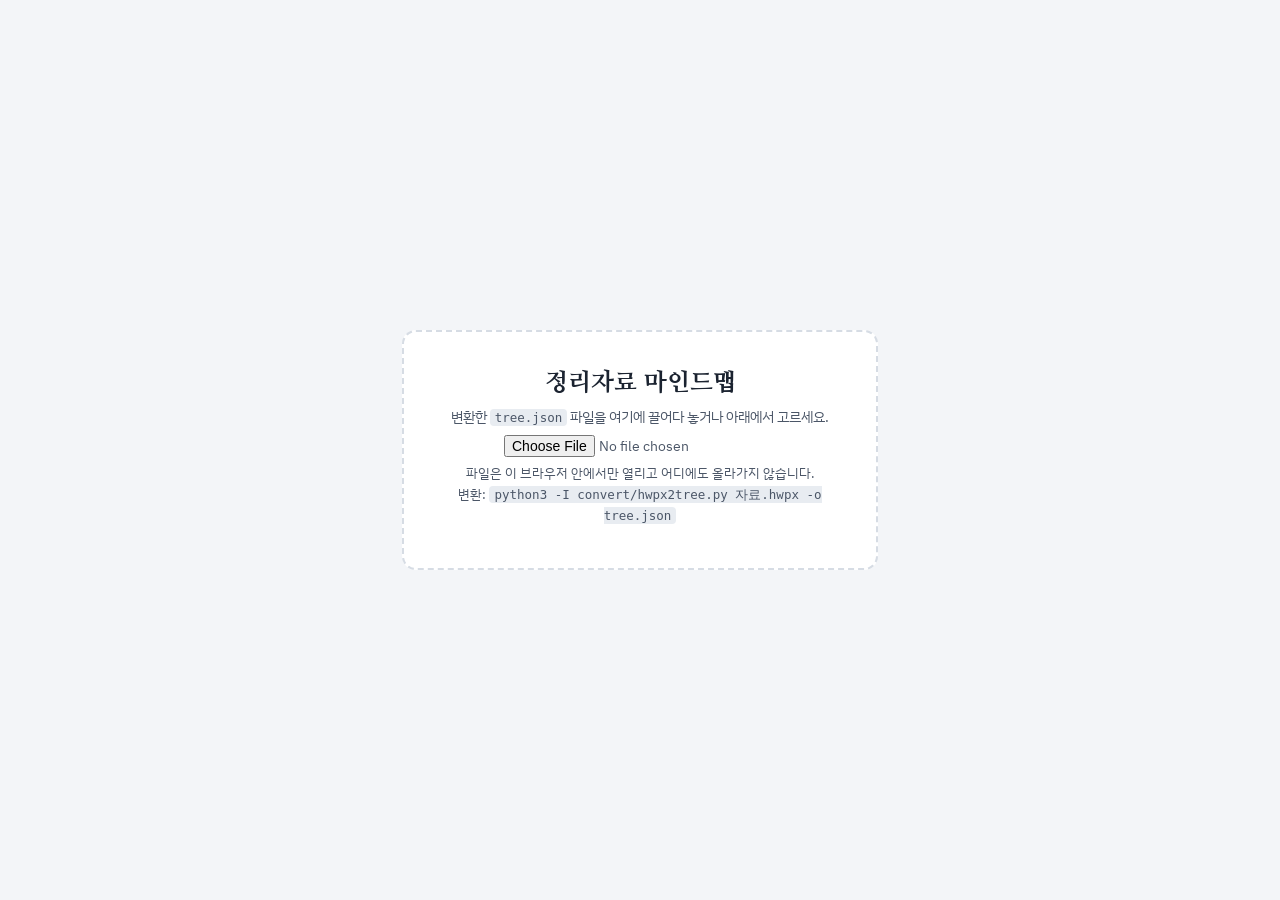
<file: viewer/index.html>
<!doctype html>
<html lang="ko">
<head>
<meta charset="utf-8">
<meta name="viewport" content="width=device-width, initial-scale=1, viewport-fit=cover">
<title>형법 마인드맵</title>
<link rel="preconnect" href="https://fonts.googleapis.com">
<link rel="preconnect" href="https://fonts.gstatic.com" crossorigin>
<link rel="stylesheet" href="https://fonts.googleapis.com/css2?family=IBM+Plex+Sans+KR:wght@400;500;600;700&family=Nanum+Myeongjo:wght@700;800&display=swap">
<link rel="stylesheet" href="style.css">
</head>
<body>
<div class="app" id="app">
  <header class="topbar">
    <button class="menu-btn" id="menuBtn" aria-label="목차 열기">☰</button>
    <div class="brand"><h1 id="docName">형법 마인드맵</h1><span class="sub" id="docSub"></span></div>
    <nav class="views" aria-label="보기">
      <button data-view="map" aria-pressed="true">마인드맵</button>
      <button data-view="overview" aria-pressed="false">전체 지도</button>
      <button data-view="quiz" aria-pressed="false">암기 카드</button>
      <button data-view="read" aria-pressed="false">원문</button>
    </nav>
    <div class="top-tools">
      <button class="icon-btn wide" id="infoBtn" title="자료 정보 · 진도 백업">정보</button>
      <button class="icon-btn" id="helpBtn" title="단축키 (?)" aria-label="단축키">?</button>
      <button class="icon-btn" id="themeBtn" title="테마 바꾸기" aria-label="테마 바꾸기">◐</button>
    </div>
  </header>
  <aside class="side" id="side">
    <div class="search">
      <input id="q" type="search" placeholder="검색 (초성 가능, /)" autocomplete="off" aria-label="본문 검색">
      <div class="results" id="results" hidden></div>
    </div>
    <nav class="toc" id="toc" aria-label="목차"></nav>
    <div class="side-foot" id="sideFoot"></div>
  </aside>
  <main class="main" id="main">
    <div class="toolbar" id="toolbar">
      <div class="crumb" id="crumb"></div>
      <div class="seg" id="modeSeg" role="group" aria-label="학습 방식">
        <button data-mode="study" aria-pressed="true" title="원문 그대로 (S)">보기</button>
        <button data-mode="hide" aria-pressed="false" title="셀로판지처럼 가리고 하나씩 떠올리기 (H)">가리기</button>
        <button data-mode="cloze" aria-pressed="false" title="밑줄·굵은 핵심어만 빈칸 (C)">빈칸</button>
      </div>
      <button class="tool-btn" id="recover" title="공개한 것을 모두 다시 가리기 (U)" hidden>다시 가리기</button>
      <div class="seg" id="levelSeg" role="group" aria-label="펼치기 단계">
        <span class="lab">펼치기</span>
        <button data-level="1" aria-pressed="true" title="구성요건만 (1)">구성요건</button>
        <button data-level="2" aria-pressed="false" title="+ 법리 (2)">+법리</button>
        <button data-level="3" aria-pressed="false" title="판례까지 전부 (3)">전부</button>
      </div>
      <button class="tool-btn" id="singleBtn" aria-pressed="true" title="한 번에 구성요건 하나만 펼치기 (G)">한 요건씩</button>
      <div class="zoom" id="zoomCtl">
        <button id="zoomOut" aria-label="축소">−</button>
        <span id="zoomVal">100%</span>
        <button id="zoomIn" aria-label="확대">+</button>
        <button id="zoomFit" class="wide" title="화면에 맞추기 (F)">맞춤</button>
        <button id="layoutBtn" title="가로 맵 / 세로 목록 전환 (L)">목록</button>
      </div>
    </div>
    <div class="mm-viewport" id="mmViewport" tabindex="0" aria-label="마인드맵">
      <div class="mm-canvas" id="mmCanvas"></div>
    </div>
    <div class="overview" id="overview" hidden></div>
    <div class="quiz" id="quiz" hidden></div>
    <div class="reader" id="reader" hidden></div>
  </main>
</div>
<script id="tree-data" type="application/json"></script>
<script src="app.js"></script>
</body>
</html>
</file>
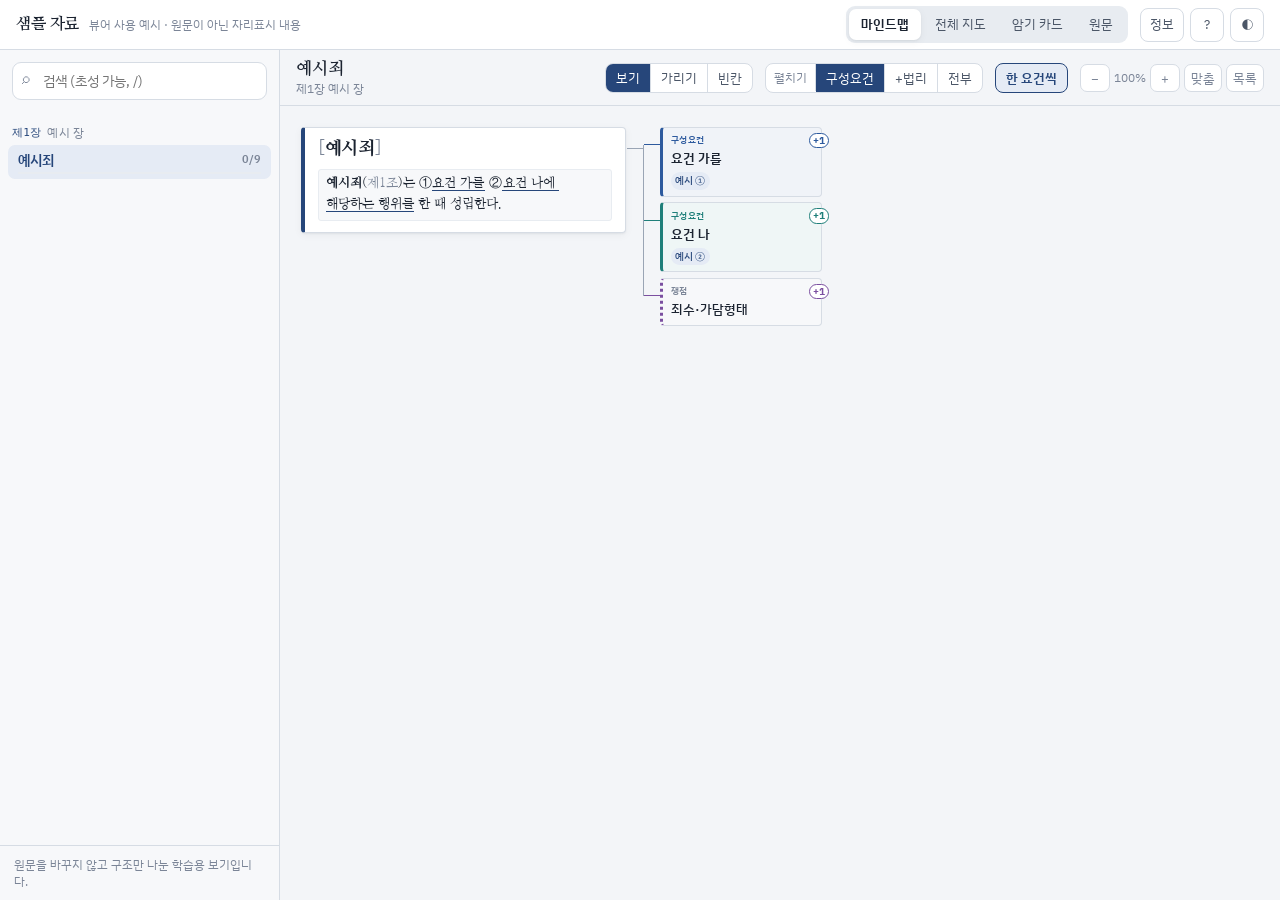
<file: demo.html>
<!doctype html>
<html lang="ko">
<head>
<meta charset="utf-8">
<meta name="viewport" content="width=device-width, initial-scale=1, viewport-fit=cover">
<title>샘플 마인드맵</title>
<link rel="preconnect" href="https://fonts.googleapis.com">
<link rel="preconnect" href="https://fonts.gstatic.com" crossorigin>
<link rel="stylesheet" href="https://fonts.googleapis.com/css2?family=IBM+Plex+Sans+KR:wght@400;500;600;700&family=Nanum+Myeongjo:wght@700;800&display=swap">
<style>
/* Layout: 법전식 색인(장·죄)이 왼쪽, 오른쪽은 학습 캔버스.
   마인드맵은 단계별로 폭이 고정된 열(조문 → 구성요건 → 법리 → 세부 → 판례)로 정렬하고,
   가는 직각 연결선으로 잇는다. 구성요건 가지마다 잉크 색이 다르고, 가리기는 빨간 셀로판지처럼 덮는다. */
:root {
  --paper: #f3f5f8;
  --sheet: #ffffff;
  --sheet-2: #f7f8fa;
  --ink: #1b2330;
  --ink-2: #4b5667;
  --ink-3: #7b8597;
  --rule: #d6dce4;
  --rule-2: #e8ecf1;
  --wire: #9aa5b5;
  --accent: #26467a;
  --accent-soft: #e5ebf5;
  --pen-blue: #1f49c7;
  --pen-red: #b3423b;
  --pen-gray: #5c6573;
  --shade: #e6e8eb;
  --mark: #ffe58a;
  --o: #17795a;
  --o-soft: #ddf1e9;
  --x: #bf3a30;
  --x-soft: #f9e2df;
  --cello: #d9534f;
  --cello-text: #ffffff;
  --blank: #2f7d5b;
  --focus: #e09600;
  --b1: #2d5a9e; --b2: #1f7f7a; --b3: #7b4fa0; --b4: #a0661a;
  --b5: #3f7f3a; --b6: #ad4a3c; --b7: #4a6b8c; --b8: #7c7036;
  --shadow: 0 1px 2px rgba(27, 35, 48, .06), 0 2px 8px rgba(27, 35, 48, .05);
  --f-display: "Nanum Myeongjo", "AppleMyungjo", "Batang", "Noto Serif KR", serif;
  --f-body: "IBM Plex Sans KR", "Apple SD Gothic Neo", "Malgun Gothic", "Noto Sans KR", system-ui, sans-serif;
  --f-mono: ui-monospace, "SF Mono", Menlo, Consolas, monospace;
  --side-w: 280px;
  --top-h: 50px;
  /* 마인드맵 열 폭 (마인드맵 글자 크기 기준 em) */
  --w-root: 25em;
  --w-head: 12.5em;
  --w-2: 31em;
  --w-3: 29em;
  --w-4: 27em;
  --w-5: 26em;
  --gap: 2.6em;
}
@media (prefers-color-scheme: dark) {
  :root:not([data-theme="light"]) {
    --paper: #12161c; --sheet: #1a2029; --sheet-2: #161b23; --ink: #e3e8ef; --ink-2: #b2bccb; --ink-3: #8a95a7;
    --rule: #2e3745; --rule-2: #242c37; --wire: #5b6779; --accent: #8fb0e8; --accent-soft: #223149;
    --pen-blue: #8aa9ff; --pen-red: #f08b80; --pen-gray: #a3acb9; --shade: #2a313b; --mark: #6b5a17;
    --o: #4fd1a1; --o-soft: #173a2f; --x: #ff8a7a; --x-soft: #42211d; --cello: #b8433d; --cello-text: #ffffff; --blank: #57c08f;
    --focus: #ffc23d;
    --b1: #7ea6ec; --b2: #5cc6bd; --b3: #b893de; --b4: #e0aa55; --b5: #82c27a; --b6: #ee8b7a; --b7: #8eb0d2; --b8: #c9bb72;
    --shadow: 0 1px 2px rgba(0, 0, 0, .35), 0 2px 10px rgba(0, 0, 0, .25);
    color-scheme: dark;
  }
}
:root[data-theme="dark"] {
  --paper: #12161c; --sheet: #1a2029; --sheet-2: #161b23; --ink: #e3e8ef; --ink-2: #b2bccb; --ink-3: #8a95a7;
  --rule: #2e3745; --rule-2: #242c37; --wire: #5b6779; --accent: #8fb0e8; --accent-soft: #223149;
  --pen-blue: #8aa9ff; --pen-red: #f08b80; --pen-gray: #a3acb9; --shade: #2a313b; --mark: #6b5a17;
  --o: #4fd1a1; --o-soft: #173a2f; --x: #ff8a7a; --x-soft: #42211d; --cello: #b8433d; --cello-text: #ffffff; --blank: #57c08f;
  --focus: #ffc23d;
  --b1: #7ea6ec; --b2: #5cc6bd; --b3: #b893de; --b4: #e0aa55; --b5: #82c27a; --b6: #ee8b7a; --b7: #8eb0d2; --b8: #c9bb72;
  --shadow: 0 1px 2px rgba(0, 0, 0, .35), 0 2px 10px rgba(0, 0, 0, .25);
  color-scheme: dark;
}

* { box-sizing: border-box; }
html, body { height: 100%; }
body {
  margin: 0; background: var(--paper); color: var(--ink);
  font: 14px/1.6 var(--f-body); -webkit-font-smoothing: antialiased;
  overflow: hidden;
}
button, input, select { font: inherit; color: inherit; }
button { cursor: pointer; }
:focus-visible { outline: 2px solid var(--focus); outline-offset: 2px; }
[hidden] { display: none !important; }

/* ─── 앱 골격 ─── */
.app { display: grid; grid-template-columns: var(--side-w) minmax(0, 1fr); grid-template-rows: var(--top-h) minmax(0, 1fr); height: 100%; }
.topbar {
  grid-column: 1 / -1; display: flex; align-items: center; gap: 12px; padding: 0 16px;
  padding-top: env(safe-area-inset-top, 0px);
  background: var(--sheet); border-bottom: 1px solid var(--rule); min-width: 0;
}
.brand { display: flex; align-items: baseline; gap: 10px; min-width: 0; flex: 0 1 auto; }
.brand h1 { margin: 0; font: 700 16px/1.2 var(--f-display); letter-spacing: -.01em; white-space: nowrap; }
.brand .sub { color: var(--ink-3); font-size: 12px; white-space: nowrap; overflow: hidden; text-overflow: ellipsis; }
.menu-btn { display: none; border: 1px solid var(--rule); background: var(--sheet); border-radius: 8px; width: 38px; height: 36px; }
.views { display: flex; gap: 2px; background: var(--rule-2); border-radius: 9px; padding: 3px; margin-left: auto; }
.views button {
  border: 0; background: transparent; padding: 5px 12px; border-radius: 7px; font-size: 13px; color: var(--ink-2); white-space: nowrap;
}
.views button[aria-pressed="true"] { background: var(--sheet); color: var(--ink); box-shadow: var(--shadow); font-weight: 600; }
.top-tools { display: flex; gap: 6px; }
.icon-btn { border: 1px solid var(--rule); background: var(--sheet); border-radius: 8px; height: 34px; min-width: 34px; padding: 0 9px; color: var(--ink-2); font-size: 13px; }
.icon-btn:hover { color: var(--ink); border-color: var(--ink-3); }

.side { background: var(--sheet-2); border-right: 1px solid var(--rule); display: flex; flex-direction: column; min-height: 0; }
.search { padding: 12px 12px 8px; position: relative; }
.search input {
  width: 100%; border: 1px solid var(--rule); background: var(--sheet); border-radius: 9px; padding: 7px 12px 7px 30px; font-size: 13.5px;
}
.search::before { content: "⌕"; position: absolute; left: 22px; top: 16px; color: var(--ink-3); font-size: 15px; }
.toc { overflow: auto; padding: 4px 8px 16px; flex: 1; min-height: 0; }
.toc .chap { margin: 12px 4px 3px; font-size: 11.5px; color: var(--ink-3); letter-spacing: .02em; display: flex; gap: 6px; }
.toc .chap .no { font-family: var(--f-mono); font-size: 11px; color: var(--accent); }
.toc .chap.del { text-decoration: line-through; opacity: .6; }
.toc .part { margin: 16px 6px 2px; font: 700 13px var(--f-display); color: var(--ink-2); }
.toc button.crime {
  display: grid; grid-template-columns: 1fr auto; align-items: center; gap: 2px 8px; width: 100%; text-align: left;
  border: 0; background: transparent; border-radius: 7px; padding: 5px 10px; font-size: 13.5px; color: var(--ink); line-height: 1.45;
}
.toc button.crime:hover { background: var(--rule-2); }
.toc button.crime[aria-current="true"] { background: var(--accent-soft); color: var(--accent); font-weight: 600; }
.toc .crime .meta { font-size: 11px; color: var(--ink-3); font-variant-numeric: tabular-nums; }
.toc .crime .bar { grid-column: 1 / -1; height: 2px; border-radius: 2px; background: var(--rule-2); overflow: hidden; }
.toc .crime .bar i { display: block; height: 100%; background: var(--o); width: 0; }
.side-foot { border-top: 1px solid var(--rule); padding: 10px 14px calc(10px + env(safe-area-inset-bottom, 0px)); font-size: 11.5px; color: var(--ink-3); line-height: 1.5; }
.side-foot b { color: var(--pen-red); font-weight: 600; }
.results { position: absolute; left: 12px; right: 12px; top: 50px; z-index: 30; background: var(--sheet); border: 1px solid var(--rule); border-radius: 10px; box-shadow: var(--shadow); max-height: 60vh; overflow: auto; }
.results .r { display: block; width: 100%; text-align: left; border: 0; border-bottom: 1px solid var(--rule-2); background: transparent; padding: 8px 12px; font-size: 13px; }
.results .r:hover, .results .r.sel { background: var(--accent-soft); }
.results .r small { display: block; color: var(--ink-3); font-size: 11.5px; }
.results .r em { font-style: normal; background: var(--mark); border-radius: 2px; }
.results .none { padding: 12px; color: var(--ink-3); font-size: 13px; }

.main { position: relative; min-width: 0; min-height: 0; display: flex; flex-direction: column; }
.toolbar {
  display: flex; flex-wrap: wrap; align-items: center; gap: 8px 12px; padding: 8px 16px; border-bottom: 1px solid var(--rule); background: var(--paper);
}
.toolbar .crumb { font: 700 17px/1.3 var(--f-display); min-width: 0; margin-right: auto; }
.toolbar .crumb small { display: block; font: 400 12px var(--f-body); color: var(--ink-3); }
.seg { display: inline-flex; border: 1px solid var(--rule); border-radius: 8px; overflow: hidden; background: var(--sheet); }
.seg button { border: 0; background: transparent; padding: 4px 10px; font-size: 12.5px; color: var(--ink-2); border-right: 1px solid var(--rule); white-space: nowrap; }
.seg button:last-child { border-right: 0; }
.seg button[aria-pressed="true"] { background: var(--accent); color: var(--sheet); }
.seg .lab { padding: 4px 8px; font-size: 12px; color: var(--ink-3); border-right: 1px solid var(--rule); align-self: center; }
.tool-btn { border: 1px solid var(--rule); background: var(--sheet); border-radius: 8px; padding: 4px 10px; font-size: 12.5px; color: var(--ink-2); white-space: nowrap; }
.tool-btn[aria-pressed="true"] { border-color: var(--accent); color: var(--accent); font-weight: 600; background: var(--accent-soft); }
.zoom { display: inline-flex; gap: 4px; align-items: center; font-size: 12px; color: var(--ink-3); font-variant-numeric: tabular-nums; }
.zoom button { border: 1px solid var(--rule); background: var(--sheet); border-radius: 7px; min-width: 30px; height: 28px; font-size: 12.5px; }

/* ─── 마인드맵 ─── */
.mm-viewport { flex: 1; overflow: auto; position: relative; cursor: grab; overscroll-behavior: contain; }
.mm-viewport.dragging { cursor: grabbing; user-select: none; }
.mm-canvas {
  position: relative; display: inline-block; width: max-content; min-width: 100%;
  padding: 1.6em 5em 8em 1.6em; font-size: calc(13px * var(--z, 1)); line-height: 1.55;
}
.mm-wires { position: absolute; left: 0; top: 0; pointer-events: none; overflow: visible; }
.mm-wires path { fill: none; stroke-width: 1; shape-rendering: crispEdges; }
.mm-wires .w-root { stroke: var(--wire); }
.mm-node { display: flex; align-items: flex-start; gap: var(--gap); }
.mm-node > .card, .mm-node > .mm-kids { flex-shrink: 0; }
.mm-kids { display: flex; flex-direction: column; align-items: flex-start; gap: .45em; }
.mm-root > .mm-kids { gap: 1.1em; }
.mm-node.closed > .mm-kids { display: none; }
.br-1 { --br: var(--b1); } .br-2 { --br: var(--b2); } .br-3 { --br: var(--b3); } .br-4 { --br: var(--b4); }
.br-5 { --br: var(--b5); } .br-6 { --br: var(--b6); } .br-7 { --br: var(--b7); } .br-8 { --br: var(--b8); }
.mm-wires .w1 { stroke: var(--b1); } .mm-wires .w2 { stroke: var(--b2); } .mm-wires .w3 { stroke: var(--b3); } .mm-wires .w4 { stroke: var(--b4); }
.mm-wires .w5 { stroke: var(--b5); } .mm-wires .w6 { stroke: var(--b6); } .mm-wires .w7 { stroke: var(--b7); } .mm-wires .w8 { stroke: var(--b8); }

.card {
  position: relative; background: var(--sheet); border: 1px solid var(--rule); border-left: 2px solid var(--br, var(--accent));
  border-radius: 4px; padding: .42em .7em .46em .65em; font-size: 1em; line-height: 1.55; cursor: pointer;
  overflow-wrap: break-word; word-break: keep-all;
}
.card:hover { border-color: var(--ink-3); border-left-color: var(--br, var(--accent)); }
.card.sel { outline: 2px solid var(--focus); outline-offset: 1px; }
.card.flash { animation: flash 1.4s ease-out 1; }
@keyframes flash { 0%, 30% { box-shadow: 0 0 0 5px var(--mark); } 100% { box-shadow: none; } }
.card .tx { white-space: pre-wrap; }
.card .bul { color: var(--br, var(--accent)); margin-right: .35em; font-size: .8em; }
.card .num { font-family: var(--f-mono); color: var(--ink-3); margin-right: .35em; font-size: .85em; }

/* 열 폭: 깊이마다 고정해서 같은 단계 카드가 한 줄로 정렬되게 한다 */
.d1 > .card { width: var(--w-2); }
.d1 > .card.k-el { width: var(--w-head); }
.d2 > .card { width: var(--w-2); }
.d3 > .card { width: var(--w-3); }
.d4 > .card { width: var(--w-4); }
.d5 > .card, .d6 > .card, .d7 > .card { width: var(--w-5); }
.mm-node > .card.k-tbl, .mm-node > .card.k-case { width: auto; min-width: var(--w-3); max-width: 52em; }

.k-el { font-weight: 600; background: color-mix(in srgb, var(--br, var(--accent)) 7%, var(--sheet)); border-left-width: 3px; }
.k-el.box { border-style: dashed; border-left-style: solid; }
.k-el.issue { font-weight: 500; background: var(--sheet-2); border-left-style: dotted; }
.k-el .kind { display: block; font-size: .72em; letter-spacing: .04em; color: var(--br, var(--accent)); font-weight: 600; margin-bottom: .05em; }
.k-el.issue .kind { color: var(--ink-3); }
.d0 > .k-root, .d1 > .k-el { position: sticky; top: .5em; z-index: 3; }
.mm-root.cols > .mm-heads { position: sticky; top: .5em; gap: .45em; }
.mm-root.cols > .mm-heads .k-el { position: relative; top: auto; }
.mm-heads > .active > .k-el { background: color-mix(in srgb, var(--br, var(--accent)) 16%, var(--sheet)); border-color: var(--br, var(--accent)); }
.mm-act { gap: .45em; }
.card:has(> .kid-toggle) { padding-right: 1.25em; }
.lv-n, .lv-x { font-size: .96em; color: var(--ink); }
.k-tbl, .k-case { cursor: default; overflow-x: auto; }
.k-case { background: var(--sheet-2); }
.k-root { width: var(--w-root); border-left-width: 4px; padding: .8em 1em .9em; cursor: default; box-shadow: var(--shadow); }
.k-root .crime-name { font: 800 1.35em/1.3 var(--f-display); letter-spacing: -.01em; margin-bottom: .45em; }
.k-root .crime-sub { color: var(--ink-3); font-size: .82em; margin: -.3em 0 .5em; }
.k-root .arts { display: flex; flex-direction: column; gap: .4em; }
.art { margin: 0; font-family: var(--f-display); font-size: .98em; line-height: 1.6; padding: .35em .55em; background: var(--sheet-2); border: 1px solid var(--rule-2); border-radius: 3px; white-space: pre-wrap; }
.art .art-name { font-weight: 800; }
.art .art-ref { color: var(--ink-3); }
.art-el { border-bottom: 1.5px solid var(--accent); padding: 0 .05em; transition: background .15s; }
.art-el.hl, .card.hl { background: var(--mark); }
.stat-notes { margin: .55em 0 0; padding: 0; list-style: none; font-size: .9em; color: var(--ink-2); display: flex; flex-direction: column; gap: .2em; }
.stat-notes li { padding-left: 1em; position: relative; white-space: pre-wrap; }
.stat-notes li::before { content: "–"; position: absolute; left: 0; color: var(--ink-3); }
.stat-notes ul { list-style: none; padding-left: 1em; margin: .15em 0; }
.brk { color: var(--ink-3); font-weight: 400; }

.kid-toggle {
  position: absolute; right: -.8em; top: .52em; min-width: 1.55em; height: 1.55em; border-radius: .78em; padding: 0 .3em;
  border: 1px solid var(--br, var(--accent)); background: var(--sheet); color: var(--br, var(--accent)); font-size: .75em; font-weight: 700; line-height: 1;
  display: grid; place-items: center; font-variant-numeric: tabular-nums; z-index: 2;
}
.kid-toggle:hover { background: var(--br, var(--accent)); color: var(--sheet); }
.mm-node:not(.closed) > .card > .kid-toggle { background: var(--br, var(--accent)); color: var(--sheet); }
.k-root > .kid-toggle { display: none; }
.badges { display: inline-flex; flex-wrap: wrap; gap: .25em; margin-left: .35em; vertical-align: .08em; }
.badge { font-size: .68em; line-height: 1; padding: .28em .42em; border-radius: 3px; border: 1px solid currentColor; font-weight: 600; letter-spacing: .02em; white-space: nowrap; }
.badge.hong { color: var(--pen-blue); }
.badge.yak { color: var(--b3); }
.badge.def { color: var(--b2); }
.badge.star { color: var(--b4); }
.badge.new { color: var(--b6); }
.badge.mn { color: var(--ink-2); font-family: var(--f-display); letter-spacing: .12em; }
.chips { display: flex; flex-wrap: wrap; gap: .25em; margin-top: .3em; font-weight: 500; }
.chip { font-size: .76em; padding: .1em .45em; border-radius: 999px; background: var(--accent-soft); color: var(--accent); white-space: nowrap; }

/* 원문 서식 */
.fu { text-decoration: underline; text-decoration-thickness: 1px; text-underline-offset: .18em; }
.fb { font-weight: 700; }
.fi { font-style: italic; }
.fk { text-decoration: line-through; }
.fu.fk { text-decoration: underline line-through; }
.fblue { color: var(--pen-blue); }
.fred { color: var(--pen-red); }
.fgray { color: var(--pen-gray); }
.fshade { background: var(--shade); border-radius: 2px; }
.fbg { background: var(--mark); }
.fx { box-shadow: inset 0 0 0 1px currentColor; border-radius: 2px; padding: 0 .06em; }
/* 대표법리 제목의 글자 테두리는 원문에서도 장식이므로 제목에서는 그리지 않는다 */
.k-el .fx, .reader h3 .fx, .ov-crime .fx, .qlist .fx, .qcard .display .fx { box-shadow: none; padding: 0; }
.fmark { background: var(--mark); }
.v-O, .v-X { font-weight: 800; border-radius: 3px; padding: 0 .12em; }
.v-O { color: var(--o); background: var(--o-soft); }
.v-X { color: var(--x); background: var(--x-soft); }
sup.fn { font-size: .68em; color: var(--accent); cursor: pointer; padding: 0 .1em; font-weight: 700; }
sup.fn:hover { text-decoration: underline; }

/* 가리기(셀로판) · 빈칸 */
.concealed > .tx, .concealed > .tx * { color: transparent !important; text-decoration-color: transparent !important; box-shadow: none !important; }
.concealed > .tx { background: repeating-linear-gradient(transparent 0 .25em, var(--cello) .25em 1.3em, transparent 1.3em 1.55em); border-radius: 2px; user-select: none; }
.concealed > .tx .v-O, .concealed > .tx .v-X, .concealed > .tx .fshade, .concealed > .tx .fmark, .concealed > .tx .fbg { background: transparent; }
.concealed > .badges, .concealed > .chips { display: none; }
.card.concealed::after { content: attr(data-hint); display: block; text-align: right; margin-top: .25em; font-size: .7em; line-height: 1.2; color: var(--ink-3); font-weight: 400; }
.mk.hide { color: transparent !important; background: var(--cello); border-radius: 3px; cursor: pointer; user-select: none; }
.mk.hide * { color: transparent !important; background: transparent !important; box-shadow: none !important; text-decoration-color: transparent !important; }
.mk.blank { color: transparent !important; background: color-mix(in srgb, var(--blank) 22%, transparent); border-bottom: 2px solid var(--blank); border-radius: 2px; cursor: pointer; user-select: none; }
.mk.blank * { color: transparent !important; background: transparent !important; box-shadow: none !important; text-decoration-color: transparent !important; }
.mk.shown { background: color-mix(in srgb, var(--blank) 14%, transparent); border-radius: 2px; }
.mk.vd { display: inline-block; min-width: 2.6em; text-align: center; position: relative; }
.mk.hide.vd::after, .mk.blank.vd::after { content: "O/X"; position: absolute; inset: 0; display: grid; place-items: center; font-size: .72em; font-weight: 700; }
.mk.hide.vd::after { color: var(--cello-text); }
.mk.blank.vd::after { color: var(--blank); }
.grade { display: flex; gap: .3em; margin-top: .35em; }
.grade button { font-size: .75em; border: 1px solid var(--rule); background: var(--sheet); border-radius: 5px; padding: .15em .55em; }
.grade button.ok { color: var(--o); border-color: var(--o); }
.grade button.ng { color: var(--x); border-color: var(--x); }
.card.g-ok { border-right: 3px solid var(--o); }
.card.g-ng { border-right: 3px solid var(--x); }

/* 아웃라인(좁은 화면) */
.outline .mm-canvas { display: block; width: auto; padding: .8em .8em 5em; min-width: 0; font-size: calc(13.5px * var(--z, 1)); }
.outline .mm-wires { display: none; }
.outline .mm-node { flex-direction: column; align-items: stretch; gap: .4em; }
.outline .mm-kids { align-items: stretch; padding-left: .8em; margin-left: .5em; border-left: 1px solid color-mix(in srgb, var(--br, var(--wire)) 55%, transparent); }
.outline .mm-root > .mm-kids { border-left-color: var(--rule); gap: .7em; }
.outline .mm-node > .card { width: auto; max-width: none; min-width: 0; }
.outline .d0 > .k-root, .outline .d1 > .k-el { position: relative; top: auto; }
.outline .kid-toggle { right: .45em; top: .5em; }
.outline .card:has(> .kid-toggle) { padding-right: 2.6em; }

/* ─── 읽기 ─── */
.reader { flex: 1; overflow: auto; padding-block: 24px 80px; padding-inline: 16px; }
.reader article { max-width: 46em; margin: 0 auto; }
.reader h2 { font: 800 24px/1.3 var(--f-display); margin: 0 0 4px; text-wrap: balance; }
.reader .rsub { color: var(--ink-3); margin: 0 0 18px; font-size: 13px; }
.reader .rstat { border: 1.5px solid var(--ink); border-radius: 4px; padding: 10px 14px; margin: 10px 0 14px; background: var(--sheet); }
.reader .rstat p { margin: 4px 0; font-family: var(--f-display); white-space: pre-wrap; }
.reader .rstat .art-name { font-weight: 800; }
.reader h3 { font: 700 15.5px/1.4 var(--f-body); margin: 22px 0 6px; padding: 6px 10px; background: var(--accent-soft); border-left: 4px solid var(--accent); border-radius: 0 4px 4px 0; }
.reader .rbox { border: 1px dashed var(--ink-3); border-radius: 6px; padding: 4px 12px 10px; margin: 12px 0; background: var(--sheet-2); }
.reader .rbox h3 { background: transparent; border-left: 0; padding: 4px 0; margin-top: 8px; }
.reader .rp { margin: 3px 0; white-space: pre-wrap; display: flex; gap: .4em; }
.reader .rp .bul { color: var(--accent); flex: 0 0 auto; }
.reader .rp > span:last-child { flex: 1 1 auto; min-width: 0; }
.reader .rp.lv-g { margin-top: 8px; }
.reader .rp.lv-m { padding-left: .6em; }
.reader .rp.lv-d { padding-left: 1.6em; }
.reader .rp.lv-n { padding-left: 2.8em; font-size: 13.5px; color: var(--ink-2); }
.reader .rp.lv-x { padding-left: 3.8em; font-size: 13.5px; color: var(--ink-2); }
.reader .rp.concealed { cursor: pointer; }
.reader .rp.concealed > span:last-child > .tx { color: transparent; background: repeating-linear-gradient(transparent 0 .25em, var(--cello) .25em 1.3em, transparent 1.3em 1.6em); user-select: none; }
.reader .rp.concealed > span:last-child > .tx * { color: transparent !important; background: transparent !important; box-shadow: none !important; text-decoration-color: transparent !important; }
.reader .rp.concealed .badges { display: none; }
.reader hr { border: 0; border-top: 1px dotted var(--rule); margin: 28px 0; }
.reader .fnlist { margin-top: 32px; padding-top: 10px; border-top: 1px solid var(--rule); font-size: 13px; color: var(--ink-2); }
.reader .fnlist p { margin: 4px 0; white-space: pre-wrap; }
.reader .nav { display: flex; justify-content: space-between; gap: 12px; margin-top: 32px; }
.reader .nav button { border: 1px solid var(--rule); background: var(--sheet); border-radius: 8px; padding: 8px 14px; max-width: 48%; }

/* 표(비교표 · 사례 박스) */
.htable-wrap { overflow-x: auto; max-width: 100%; }
table.htable { border-collapse: collapse; font-size: .92em; margin: .2em 0; min-width: 18em; }
table.htable td { border: 1px solid var(--rule); padding: .3em .5em; vertical-align: top; white-space: pre-wrap; }
table.htable tr:first-child td { background: var(--sheet-2); font-weight: 600; }
.casebox { font-size: .95em; }
.casebox p { margin: .1em 0; white-space: pre-wrap; }
.casebox .cell + .cell { border-top: 1px dashed var(--rule); margin-top: .4em; padding-top: .4em; }
.reader .casebox { border: 1px solid var(--rule); border-radius: 6px; padding: 8px 12px; margin: 10px 0; background: var(--sheet-2); }

/* ─── 전체 지도 ─── */
.overview { flex: 1; overflow: auto; padding-block: 20px 80px; padding-inline: 16px; }
.ov-grid { columns: 18em; column-gap: 16px; max-width: 1400px; margin: 0 auto; }
.ov-chap { break-inside: avoid; margin: 0 0 16px; background: var(--sheet); border: 1px solid var(--rule); border-radius: 8px; padding: 12px 14px; }
.ov-chap h3 { margin: 0 0 6px; font: 700 13px var(--f-display); color: var(--ink-2); }
.ov-crime { margin: 8px 0 0; }
.ov-crime > button { border: 0; background: none; padding: 0; font: 700 14px var(--f-display); color: var(--accent); text-align: left; }
.ov-crime ol { margin: 4px 0 0; padding-left: 1.6em; font-size: 13px; }
.ov-crime li { margin: 2px 0; cursor: pointer; }
.ov-crime li .tx { white-space: pre-wrap; }
.ov-crime ul { margin: 2px 0 4px; padding-left: .3em; list-style: none; }
.ov-crime li.box { color: var(--ink-2); font-size: 12.5px; }
.ov-crime li.box::before { content: "▫ "; color: var(--ink-3); }
.ov-crime li.concealed > .tx { display: inline; padding-right: 2em; -webkit-box-decoration-break: clone; box-decoration-break: clone; }

/* ─── 퀴즈 ─── */
.quiz { flex: 1; overflow: auto; padding-block: 20px 80px; padding-inline: 16px; }
.quiz .qwrap { max-width: 44em; margin: 0 auto; display: flex; flex-direction: column; gap: 14px; }
.quiz .qctl { display: flex; flex-wrap: wrap; gap: 8px 12px; align-items: center; }
.quiz select { border: 1px solid var(--rule); background: var(--sheet); border-radius: 8px; padding: 5px 8px; font-size: 13px; }
.quiz .qstat { font-size: 12.5px; color: var(--ink-3); font-variant-numeric: tabular-nums; }
.qcard { background: var(--sheet); border: 1px solid var(--rule); border-radius: 10px; box-shadow: var(--shadow); padding: 18px 20px; display: flex; flex-direction: column; gap: 12px; }
.qcard .ctx { font-size: 12px; color: var(--ink-3); }
.qcard .prompt { font-size: 16px; line-height: 1.65; white-space: pre-wrap; }
.qcard .prompt.display { font: 700 19px/1.5 var(--f-display); }
.qcard .answer { border-top: 1px dashed var(--rule); padding-top: 12px; font-size: 15px; white-space: pre-wrap; }
.qcard .answer .ref { font-size: 13.5px; color: var(--ink-2); }
.qcard .row { display: flex; flex-wrap: wrap; gap: 8px; }
.qcard .mk.hide, .qcard li.concealed { cursor: pointer; }
.qbtn { border: 1px solid var(--rule); background: var(--sheet); border-radius: 8px; padding: 8px 16px; font-size: 14px; }
.qbtn.primary { background: var(--accent); border-color: var(--accent); color: var(--sheet); }
.qbtn.o { color: var(--o); border-color: var(--o); font-weight: 800; min-width: 4.5em; }
.qbtn.x { color: var(--x); border-color: var(--x); font-weight: 800; min-width: 4.5em; }
.qbtn kbd { font-family: var(--f-mono); font-size: 11px; opacity: .7; margin-left: 6px; }
.qres { font-weight: 700; }
.qres.ok { color: var(--o); }
.qres.ng { color: var(--x); }
.qlist { margin: 0; padding-left: 1.6em; font-size: 15px; }
.qlist li { margin: 5px 0; }
.qlist li .tx { white-space: pre-wrap; }
.qlist ul { list-style: none; padding-left: .2em; margin: 2px 0 6px; }
.qlist ul li::before { content: "▫ "; color: var(--ink-3); }
.qlist.laws { list-style: none; padding-left: 0; font-size: 14.5px; }
.qlist.laws > li { padding: 6px 10px; border-left: 2px solid var(--accent); background: var(--sheet-2); border-radius: 0 4px 4px 0; }
.qempty { color: var(--ink-3); padding: 30px 0; text-align: center; }

/* ─── 팝오버 · 대화상자 ─── */
.pop { position: fixed; z-index: 60; max-width: min(28em, calc(100vw - 32px)); background: var(--sheet); border: 1px solid var(--rule); border-radius: 10px; box-shadow: 0 8px 30px rgba(0,0,0,.18); padding: 12px 14px; font-size: 13.5px; line-height: 1.6; }
.pop p { margin: 0 0 4px; white-space: pre-wrap; }
.pop .fnno { font-family: var(--f-mono); color: var(--accent); font-size: 12px; }
.dialog { position: fixed; inset: 0; z-index: 70; background: rgba(10, 14, 20, .45); display: grid; place-items: center; padding: 16px; }
.dialog .box { background: var(--sheet); border-radius: 12px; max-width: 40em; width: 100%; max-height: 85vh; overflow: auto; padding: 20px 22px; box-shadow: 0 10px 40px rgba(0,0,0,.25); }
.dialog h2 { margin: 0 0 10px; font: 700 18px var(--f-display); }
.dialog table { border-collapse: collapse; font-size: 13.5px; width: 100%; }
.dialog td { padding: 4px 8px; border-bottom: 1px solid var(--rule-2); vertical-align: top; }
.dialog td:first-child { white-space: nowrap; font-family: var(--f-mono); color: var(--accent); }
.dialog .row { display: flex; flex-wrap: wrap; gap: 8px; margin-top: 12px; }
.dialog .cover p { margin: 2px 0; white-space: pre-wrap; font-size: 13.5px; }

/* 불러오기 화면 */
.loader { grid-column: 1 / -1; grid-row: 1 / -1; display: grid; place-items: center; padding: 24px 16px; }
.loader .drop { max-width: 34em; text-align: center; border: 2px dashed var(--rule); border-radius: 14px; padding: 36px 24px; background: var(--sheet); }
.loader .drop.over { border-color: var(--accent); background: var(--accent-soft); }
.loader h1 { font: 800 24px var(--f-display); margin: 0 0 8px; }
.loader p { color: var(--ink-2); margin: 6px 0; }
.loader code { font-family: var(--f-mono); font-size: 12.5px; background: var(--rule-2); padding: 1px 5px; border-radius: 4px; }

.toast { position: fixed; left: 50%; bottom: calc(24px + env(safe-area-inset-bottom, 0px)); transform: translateX(-50%); background: var(--ink); color: var(--paper); padding: 8px 16px; border-radius: 999px; font-size: 13px; z-index: 80; }

/* ─── 좁은 화면 ─── */
@media (max-width: 860px) {
  .app { grid-template-columns: minmax(0, 1fr); }
  .side { position: fixed; z-index: 50; left: 0; top: var(--top-h); bottom: 0; width: min(86vw, 340px); transform: translateX(-102%); transition: transform .2s; box-shadow: 0 0 30px rgba(0,0,0,.2); }
  .side.open { transform: none; }
  .menu-btn { display: inline-grid; place-items: center; }
  .brand .sub { display: none; }
  .brand h1 { font-size: 15px; }
  .views button { padding: 6px 8px; font-size: 13px; }
  .top-tools .wide { display: none; }
  .toolbar { padding: 8px 12px; gap: 6px 8px; }
  .toolbar .crumb { font-size: 16px; flex-basis: 100%; }
  .seg button, .tool-btn { padding: 6px 10px; font-size: 13px; }
  .zoom button { min-width: 36px; height: 34px; }
}
@media (max-width: 520px) {
  .topbar { gap: 6px; padding: 0 8px; }
  .brand { display: none; }
  .views { margin-left: 0; flex: 1; justify-content: space-between; }
  .views button { padding: 6px 6px; font-size: 12.5px; }
  .zoom .wide { display: none; }
  .seg .lab { display: none; }
}
@media (prefers-reduced-motion: reduce) {
  * { animation: none !important; transition: none !important; }
}

</style>
</head>
<body>
<div class="app" id="app">
  <header class="topbar">
    <button class="menu-btn" id="menuBtn" aria-label="목차 열기">☰</button>
    <div class="brand"><h1 id="docName">형법 마인드맵</h1><span class="sub" id="docSub"></span></div>
    <nav class="views" aria-label="보기">
      <button data-view="map" aria-pressed="true">마인드맵</button>
      <button data-view="overview" aria-pressed="false">전체 지도</button>
      <button data-view="quiz" aria-pressed="false">암기 카드</button>
      <button data-view="read" aria-pressed="false">원문</button>
    </nav>
    <div class="top-tools">
      <button class="icon-btn wide" id="infoBtn" title="자료 정보 · 진도 백업">정보</button>
      <button class="icon-btn" id="helpBtn" title="단축키 (?)" aria-label="단축키">?</button>
      <button class="icon-btn" id="themeBtn" title="테마 바꾸기" aria-label="테마 바꾸기">◐</button>
    </div>
  </header>
  <aside class="side" id="side">
    <div class="search">
      <input id="q" type="search" placeholder="검색 (초성 가능, /)" autocomplete="off" aria-label="본문 검색">
      <div class="results" id="results" hidden></div>
    </div>
    <nav class="toc" id="toc" aria-label="목차"></nav>
    <div class="side-foot" id="sideFoot"></div>
  </aside>
  <main class="main" id="main">
    <div class="toolbar" id="toolbar">
      <div class="crumb" id="crumb"></div>
      <div class="seg" id="modeSeg" role="group" aria-label="학습 방식">
        <button data-mode="study" aria-pressed="true" title="원문 그대로 (S)">보기</button>
        <button data-mode="hide" aria-pressed="false" title="셀로판지처럼 가리고 하나씩 떠올리기 (H)">가리기</button>
        <button data-mode="cloze" aria-pressed="false" title="밑줄·굵은 핵심어만 빈칸 (C)">빈칸</button>
      </div>
      <button class="tool-btn" id="recover" title="공개한 것을 모두 다시 가리기 (U)" hidden>다시 가리기</button>
      <div class="seg" id="levelSeg" role="group" aria-label="펼치기 단계">
        <span class="lab">펼치기</span>
        <button data-level="1" aria-pressed="true" title="구성요건만 (1)">구성요건</button>
        <button data-level="2" aria-pressed="false" title="+ 법리 (2)">+법리</button>
        <button data-level="3" aria-pressed="false" title="판례까지 전부 (3)">전부</button>
      </div>
      <button class="tool-btn" id="singleBtn" aria-pressed="true" title="한 번에 구성요건 하나만 펼치기 (G)">한 요건씩</button>
      <div class="zoom" id="zoomCtl">
        <button id="zoomOut" aria-label="축소">−</button>
        <span id="zoomVal">100%</span>
        <button id="zoomIn" aria-label="확대">+</button>
        <button id="zoomFit" class="wide" title="화면에 맞추기 (F)">맞춤</button>
        <button id="layoutBtn" title="가로 맵 / 세로 목록 전환 (L)">목록</button>
      </div>
    </div>
    <div class="mm-viewport" id="mmViewport" tabindex="0" aria-label="마인드맵">
      <div class="mm-canvas" id="mmCanvas"></div>
    </div>
    <div class="overview" id="overview" hidden></div>
    <div class="quiz" id="quiz" hidden></div>
    <div class="reader" id="reader" hidden></div>
  </main>
</div>
<script id="tree-data" type="application/json">{"v":1,"meta":{"name":"샘플 자료","title":"뷰어 사용 예시","subtitle":"원문이 아닌 자리표시 내용","notice":"","cover":[]},"fmts":[{},{"u":1},{"c":"#0000FF"},{"x":1},{"b":1,"u":1}],"fns":{},"root":{"id":"n0","k":"book","c":[{"id":"n13","k":"chap","pid":"s1/p0","s":[["제1장 예시 장",0]],"st":"개요 2","title":"제1장 예시 장","c":[{"id":"n11","k":"crime","pid":"s1/p1","s":[["[예시죄]",0]],"st":"챕터 제목","name":"예시죄","arts":["예시죄"],"c":[{"id":"n12","k":"stat","pid":"s1/p2/t0","rows":1,"cols":1,"cells":[{"r":0,"c":0,"rs":1,"cs":1,"bf":"3","ps":[{"pid":"s1/p2/t0/r0c0/p0","s":[["예시죄(제1조)는 ①요건 가를 ②요건 나에 해당하는 행위를 한 때 성립한다.",0]],"st":"대표법리","art":{"name":[0,3],"ref":[4,7],"els":[[11,16],[18,32]]}}]}]},{"id":"n1","k":"el","pid":"s1/p11","s":[["요건 가를",0]],"st":"대표법리","ln":[[0,0]],"c":[{"id":"n5","k":"p","pid":"s1/p15","s":[["‘요건 가’란 ",0],["예",3],["시를 위한 ",0],["설",3],["명 문장",0],["을 말한다.",0]],"st":"일반법리","lv":"g","b":"■","tags":["def"],"term":"요건 가","mn":"예설","c":[{"id":"n4","k":"p","pid":"s1/p14","s":[["세부 법리 예시 문장",0]],"st":"세부법리","lv":"d","b":"○","c":[{"id":"n2","k":"p","pid":"s1/p12","s":[["첫 번째 사례 예시: 예시죄 O (이유 예시)",0]],"st":"참조","lv":"n","b":"☑","ox":{"q":[0,10],"a":[11,25],"v":[16]}},{"id":"n3","k":"p","pid":"s1/p13","s":[["두 번째 사례 예시: 예시죄 X",0]],"st":"참조","lv":"n","b":"☑","ox":{"q":[0,10],"a":[11,17],"v":[16]}}]}]}]},{"id":"n6","k":"el","pid":"s1/p16","s":[["요건 나",0]],"st":"대표법리","ln":[[0,1]],"c":[{"id":"n8","k":"p","pid":"s1/p18","s":[["일반 법리 예시: ",0],["밑줄 친 핵심어",1],["는 빈칸 모드에서 가려진다.",0]],"st":"일반법리","lv":"g","b":"■","c":[{"id":"n7","k":"p","pid":"s1/p17","s":[["(홍) 채점 메모 예시 — 파란 글씨는 강의 메모",2]],"st":"참조","lv":"n","b":"☑","tags":["hong"]}]}]},{"id":"n9","k":"el","pid":"s1/p19","s":[["죄수·가담형태",0]],"st":"대표법리","issue":1,"c":[{"id":"n10","k":"p","pid":"s1/p20","s":[["쟁점 제목 아래의 법리 예시",0]],"st":"일반법리","lv":"g","b":"■"}]}]}]}]}}</script>
<script>
/* hyeong-viewer — 정리자료 트리(JSON)를 가로 마인드맵 · 암기 카드 · 원문 보기로 보여 준다.
   데이터는 <script id="tree-data" type="application/json">에 인라인되거나, 파일로 불러온다.
   원문 텍스트는 바꾸지 않는다: 화면의 .tx[data-pid] 안에는 원문 글자만 들어가고, 장식은 .deco로 구분한다.
   예외는 하나: 변환기가 '양식상 들어간 줄바꿈'(sb)으로 표시한 Shift+Enter는 띄어쓰기로 보여 준다. */
(() => {
  'use strict';

  // ───────────── 작은 도구들 ─────────────
  const $ = (s, el = document) => el.querySelector(s);
  const $$ = (s, el = document) => Array.from(el.querySelectorAll(s));
  const ESC = { '&': '&amp;', '<': '&lt;', '>': '&gt;', '"': '&quot;' };
  const esc = s => String(s).replace(/[&<>"]/g, c => ESC[c]);
  const clamp = (v, a, b) => Math.max(a, Math.min(b, v));
  const CIRC = '①②③④⑤⑥⑦⑧⑨⑩⑪⑫⑬⑭⑮⑯⑰⑱⑲⑳';
  const DAY = 86400000;
  function hash(s) { // FNV-1a 32bit → base36
    let h = 0x811c9dc5;
    for (let i = 0; i < s.length; i++) { h ^= s.charCodeAt(i); h = Math.imul(h, 0x01000193); }
    return (h >>> 0).toString(36);
  }
  const normText = s => s.normalize('NFC').replace(/\s+/g, '');
  const CHO = 'ㄱㄲㄴㄷㄸㄹㅁㅂㅃㅅㅆㅇㅈㅉㅊㅋㅌㅍㅎ';
  const chosung = s => Array.from(s, ch => { const c = ch.charCodeAt(0) - 0xac00; return c >= 0 && c < 11172 ? CHO[Math.floor(c / 588)] : ch; }).join('');
  const store = {
    get(k, d) { try { const v = localStorage.getItem(k); return v == null ? d : JSON.parse(v); } catch (e) { return d; } },
    set(k, v) { try { localStorage.setItem(k, JSON.stringify(v)); } catch (e) { /* 저장 불가 환경 */ } },
  };
  function toast(msg) {
    $$('.toast').forEach(t => t.remove());
    const t = document.createElement('div'); t.className = 'toast'; t.textContent = msg; document.body.appendChild(t);
    setTimeout(() => t.remove(), 1800);
  }
  const ISSUE_RE = /고의|죄수|가담|위법성|미수|친고|반의사|인과관계|예비|음모|처벌|기수|병과/;

  // ───────────── 상태 ─────────────
  let D = null, FM = [], FN = {};
  const IDX = { byId: new Map(), parent: new Map(), crimes: [], chaps: [], cardsById: new Map(), search: null };
  const S = {
    view: 'map', mode: 'study', ci: 0, level: 1, z: 1, outline: false, single: true, sel: null, act: null,
    open: new Set(), rev: new Set(),
  };
  let KEY = 'hv';
  let P = { v: 1, cards: {} };

  // ───────────── 시작 ─────────────
  let SHELL = '';
  function boot() {
    const raw = $('#tree-data').textContent.trim();
    if (raw) { try { start(JSON.parse(raw)); return; } catch (e) { console.error(e); } }
    showLoader();
  }
  function showLoader() {
    $('#app').innerHTML = `<div class="loader"><div class="drop" id="drop">
      <h1>정리자료 마인드맵</h1>
      <p>변환한 <code>tree.json</code> 파일을 여기에 끌어다 놓거나 아래에서 고르세요.</p>
      <p><input type="file" id="fileIn" accept=".json,application/json"></p>
      <p style="font-size:13px">파일은 이 브라우저 안에서만 열리고 어디에도 올라가지 않습니다.<br>
      변환: <code>python3 -I convert/hwpx2tree.py 자료.hwpx -o tree.json</code></p></div></div>`;
    const drop = $('#drop');
    const read = f => f.text().then(t => { const data = JSON.parse(t); document.body.innerHTML = SHELL; start(data); })
      .catch(err => { drop.querySelector('p').textContent = 'JSON을 읽지 못했습니다: ' + err.message; });
    $('#fileIn').addEventListener('change', e => e.target.files[0] && read(e.target.files[0]));
    drop.addEventListener('dragover', e => { e.preventDefault(); drop.classList.add('over'); });
    drop.addEventListener('dragleave', () => drop.classList.remove('over'));
    drop.addEventListener('drop', e => { e.preventDefault(); drop.classList.remove('over'); e.dataTransfer.files[0] && read(e.dataTransfer.files[0]); });
  }

  function start(data) {
    D = data; FM = D.fmts; FN = D.fns || {};
    indexTree();
    const name = D.meta.name || D.meta.title || '정리자료';
    KEY = 'hv:' + hash(name + '|' + IDX.crimes.length);
    P = store.get(KEY + ':progress', { v: 1, cards: {} });
    const ui = store.get(KEY + ':ui', {});
    Object.assign(S, {
      ci: clamp(ui.ci | 0, 0, IDX.crimes.length - 1), level: ui.level || 1, z: ui.z || 1, mode: ui.mode || 'study',
      view: ui.view || 'map', single: ui.single != null ? ui.single : true,
    });
    S.outline = ui.outline != null ? ui.outline : matchMedia('(max-width: 860px)').matches;
    const theme = store.get('hv:theme', null);
    if (theme) document.documentElement.dataset.theme = theme;
    document.title = name + ' 마인드맵';
    $('#docName').textContent = name;
    $('#docSub').textContent = [D.meta.title, D.meta.subtitle].filter(Boolean).join(' · ');
    $('#sideFoot').innerHTML = (D.meta.notice ? `<b>${esc(D.meta.notice)}</b><br>` : '') + '원문을 바꾸지 않고 구조만 나눈 학습용 보기입니다.';
    buildCards();
    renderTOC();
    bindUI();
    const hm = /^#c-(\d+)$/.exec(location.hash);
    if (hm) S.ci = clamp(+hm[1], 0, IDX.crimes.length - 1);
    setView(S.view);
  }

  // ───────────── 색인 ─────────────
  function indexTree() {
    let chap = null;
    (function walk(n, p) {
      IDX.byId.set(n.id, n);
      if (p) IDX.parent.set(n.id, p.id);
      if (n.k === 'chap') { chap = { node: n, crimes: [] }; IDX.chaps.push(chap); }
      if (n.k === 'part') IDX.chaps.push({ part: n, crimes: [] });
      if (n.k === 'crime') { const c = { node: n, idx: IDX.crimes.length, chap }; IDX.crimes.push(c); if (chap) chap.crimes.push(c); }
      (n.c || []).forEach(ch => walk(ch, n));
    })(D.root, null);
  }
  const T = n => { if (n._t == null) n._t = (n.s || []).map(s => s[0]).join(''); return n._t; };
  const parentOf = n => IDX.byId.get(IDX.parent.get(n.id));
  function crimeOf(n) { for (let x = n; x; x = parentOf(x)) if (x.k === 'crime') return x; return null; }
  function crimeIdxOf(n) { const c = crimeOf(n); return c ? IDX.crimes.findIndex(x => x.node === c) : -1; }
  function ancestors(n) { const out = []; for (let x = parentOf(n); x; x = parentOf(x)) out.push(x); return out; }
  const kidsOf = n => (n.c || []).filter(x => x.k !== 'sp' && x.k !== 'sep');
  const crimeName = n => n.name || T(n).replace(/^\s*\[|\]\s*$/g, '');
  const isIssue = n => n.k === 'el' && !n.ln && ISSUE_RE.test(T(n));
  function topBranchOf(n) { // 죄 바로 아래 가지
    let x = n;
    for (let p = parentOf(x); p; x = p, p = parentOf(p)) if (p.k === 'crime') return x;
    return null;
  }

  // ───────────── 원문 글자 렌더링 ─────────────
  const FCLS = [];
  function fmtClass(i) {
    if (FCLS[i] != null) return FCLS[i];
    const f = FM[i] || {}, c = [];
    if (f.b) c.push('fb'); if (f.i) c.push('fi'); if (f.u) c.push('fu'); if (f.k) c.push('fk');
    if (f.c) c.push(f.c === '#0000FF' || f.c === '#0432FF' ? 'fblue' : f.c === '#C75252' ? 'fred' : 'fgray');
    if (f.h) c.push('fshade'); if (f.g) c.push('fbg'); if (f.x) c.push('fx'); if (f.m) c.push('fmark');
    return (FCLS[i] = c.join(' '));
  }
  const isBlue = i => { const f = FM[i] || {}; return f.c === '#0000FF' || f.c === '#0432FF'; };

  /* 표시용 글자 조각: 양식 줄바꿈(sb)만 띄어쓰기로 바꾼다. 길이는 그대로라 모든 오프셋이 유지된다. */
  function dispSegs(p) {
    if (!p.sb || !p.sb.length) return p.s || [];
    if (p._ds) return p._ds;
    const set = new Set(p.sb), full = T(p), out = [];
    let off = 0;
    for (const sg of p.s) {
      if (sg.length === 3) { out.push(sg); continue; }
      let t = sg[0];
      if (t.includes('\n')) {
        t = Array.from(t, (ch, i) => {
          if (ch !== '\n' || !set.has(off + i)) return ch;
          const prev = full[off + i - 1] || ' ';
          return /\s/.test(prev) ? '​' : ' ';
        }).join('');
      }
      out.push([t, sg[1]]);
      off += sg[0].length;
    }
    return (p._ds = out);
  }
  /** 화면에 보이는 글자열(테스트에서도 같은 규칙을 쓴다) */
  const displayText = p => dispSegs(p).map(s => s[0]).join('');

  /* segs → HTML. marks: [{s,e,cls,key}] (겹치면 앞의 것이 이긴다). 각주 앵커는 .deco sup */
  function segsHTML(segs, marks) {
    marks = normMarks(marks || []);
    let out = '', off = 0, mi = 0, open = null;
    const closeMark = () => { if (open) { out += '</span>'; open = null; } };
    for (const sg of segs || []) {
      if (sg.length === 3) { out += `<sup class="fn deco" data-fn="${sg[2]}" role="button" tabindex="0" aria-label="각주 ${sg[2]}">${sg[2]}</sup>`; continue; }
      const text = sg[0], cls = fmtClass(sg[1]);
      let i = 0;
      while (i < text.length) {
        const pos = off + i;
        while (mi < marks.length && marks[mi].e <= pos) mi++;
        const m = mi < marks.length && marks[mi].s <= pos ? marks[mi] : null;
        const end = m ? Math.min(m.e - off, text.length) : (mi < marks.length ? Math.min(marks[mi].s - off, text.length) : text.length);
        if (m !== open) { closeMark(); if (m) { out += `<span class="mk ${m.cls}"${m.key ? ` data-k="${esc(m.key)}"` : ''}>`; open = m; } }
        const piece = esc(text.slice(i, end));
        out += cls ? `<span class="${cls}">${piece}</span>` : piece;
        i = end;
      }
      off += text.length;
    }
    closeMark();
    return out;
  }
  function normMarks(ms) {
    ms = ms.filter(m => m.e > m.s).sort((a, b) => a.s - b.s || b.e - a.e);
    const out = [];
    for (const m of ms) { if (!out.length || m.s >= out[out.length - 1].e) out.push(m); }
    return out;
  }
  const txSpan = (p, marks, extra = '') => `<span class="tx${extra}" data-pid="${esc(p.pid)}">${segsHTML(dispSegs(p), marks)}</span>`;

  // 핵심어(밑줄·굵게, 파란 메모 제외) 구간
  function keyRanges(n) {
    if (n._kr) return n._kr;
    const flags = [];
    for (const sg of n.s || []) {
      if (sg.length === 3) continue;
      const f = FM[sg[1]] || {}, key = (f.u || f.b) && !isBlue(sg[1]);
      for (const ch of sg[0]) flags.push(/[\s·,]/.test(ch) ? (key ? 2 : 0) : key ? 1 : 0);
    }
    const out = []; let s = -1, lastKey = -1;
    for (let i = 0; i <= flags.length; i++) {
      const v = i < flags.length ? flags[i] : 0;
      if (v === 1) { if (s < 0) s = i; lastKey = i; } else if (v === 0 && s >= 0) { out.push([s, lastKey + 1]); s = -1; }
    }
    return (n._kr = out);
  }
  const verdictMarks = n => (n.ox ? n.ox.v : []).map(v => ({ s: v, e: v + 1, cls: 'v-' + T(n)[v] }));

  // ───────────── 암기 카드(SRS) ─────────────
  const BOX_DAYS = [0, 1, 3, 7, 14, 30];
  function buildCards() {
    for (const c of IDX.crimes) {
      c.cards = [];
      const n = c.node, nm = crimeName(n);
      const heads = kidsOf(n).filter(x => x.k === 'el');
      if (heads.length) c.cards.push(mkCard('el', c, n, 'el:' + hash(nm)));
      (function walk(x) {
        if (x.k === 'stat') {
          for (const cell of x.cells) for (const p of cell.ps) if (p.art && p.art.els && p.art.els.length) c.cards.push(mkCard('art', c, x, 'art:' + hash(nm + '|' + T(p)), { para: p }));
        }
        if (x.k === 'el' && kidsOf(x).some(k => k.k === 'p' && (k.lv === 'g' || k.lv === 'm'))) {
          c.cards.push(mkCard('law', c, x, 'law:' + hash(nm + '|' + normText(T(x)))));
        }
        if (x.k === 'p') {
          const t = T(x), tags = x.tags || [];
          if (x.ox) c.cards.push(mkCard('ox', c, x, 'ox:' + hash(nm + '|' + normText(t))));
          if (tags.includes('def')) c.cards.push(mkCard('def', c, x, 'def:' + hash(nm + '|' + normText(t))));
          if (tags.includes('yak')) c.cards.push(mkCard('yak', c, x, 'yak:' + hash(nm + '|' + normText(t))));
          else if (tags.includes('hong')) c.cards.push(mkCard('hong', c, x, 'hong:' + hash(nm + '|' + normText(t))));
        }
        (x.c || []).forEach(walk);
      })(n);
    }
  }
  function mkCard(type, crime, node, id, extra) {
    const card = Object.assign({ type, crime, node, id }, extra || {});
    IDX.cardsById.set(id, card);
    if (type === 'ox' || type === 'def') node._card = node._card || id;
    return card;
  }
  const cardState = id => P.cards[id];
  function grade(id, g) { // g: 0 몰랐음, 1 헷갈림, 2 알았음
    const now = Date.now(), st = P.cards[id] || { b: 0, r: 0, w: 0 };
    if (g === 0) { st.b = 0; st.d = now + 10 * 60000; st.w++; st.l = 0; }
    else if (g === 1) { st.b = Math.max(1, Math.min(st.b, 2)); st.d = now + DAY; st.l = 1; }
    else { st.b = Math.min(st.b + 1, BOX_DAYS.length - 1); st.d = now + BOX_DAYS[st.b] * DAY; st.r++; st.l = 2; }
    st.t = now;
    P.cards[id] = st;
    store.set(KEY + ':progress', P);
    updateTOCProgress();
    return st;
  }
  function crimeProgress(c) {
    const now = Date.now();
    let known = 0, due = 0;
    for (const k of c.cards) { const st = P.cards[k.id]; if (st && st.b >= 2) known++; if (!st || st.d <= now) due++; }
    return { known, due, total: c.cards.length };
  }

  // ───────────── 목차 ─────────────
  function renderTOC() {
    let h = '';
    for (const ch of IDX.chaps) {
      if (ch.part) { h += `<div class="part">${esc(ch.part.title || '')}</div>`; continue; }
      const title = ch.node.title || '';
      const m = /^\s*(제\s*\d+\s*장)\s*(.*)$/.exec(title);
      h += `<div class="chap${ch.node.del ? ' del' : ''}">${m ? `<span class="no">${esc(m[1].replace(/\s+/g, ''))}</span><span>${esc(m[2])}</span>` : `<span>${esc(title)}</span>`}</div>`;
      for (const c of ch.crimes) {
        h += `<button class="crime" data-ci="${c.idx}"><span>${esc(crimeName(c.node))}</span><span class="meta" data-meta="${c.idx}"></span><span class="bar"><i data-bar="${c.idx}"></i></span></button>`;
      }
    }
    $('#toc').innerHTML = h;
    updateTOCProgress();
  }
  function updateTOCProgress() {
    for (const c of IDX.crimes) {
      const p = crimeProgress(c), bar = $(`[data-bar="${c.idx}"]`), meta = $(`[data-meta="${c.idx}"]`);
      if (bar) bar.style.width = p.total ? (100 * p.known / p.total).toFixed(1) + '%' : '0';
      if (meta) { meta.textContent = p.total ? `${p.known}/${p.total}` : ''; meta.title = '익힌 카드 / 전체 카드'; }
    }
  }
  function markTOC() {
    $$('#toc .crime').forEach(b => b.setAttribute('aria-current', String(+b.dataset.ci === S.ci)));
    const cur = $(`#toc .crime[data-ci="${S.ci}"]`);
    if (cur) cur.scrollIntoView({ block: 'nearest' });
  }

  // ───────────── 보기 전환 ─────────────
  function saveUI() { store.set(KEY + ':ui', { ci: S.ci, level: S.level, z: S.z, mode: S.mode, view: S.view, outline: S.outline, single: S.single }); }
  function syncToolbar() {
    const v = S.view;
    $$('.views button').forEach(b => b.setAttribute('aria-pressed', String(b.dataset.view === v)));
    $$('#modeSeg button').forEach(b => b.setAttribute('aria-pressed', String(b.dataset.mode === S.mode)));
    $$('#levelSeg button').forEach(b => b.setAttribute('aria-pressed', String(+b.dataset.level === S.level)));
    $('#singleBtn').setAttribute('aria-pressed', String(S.single));
    $('#levelSeg').hidden = $('#zoomCtl').hidden = $('#singleBtn').hidden = v !== 'map';
    $('#modeSeg').hidden = v === 'quiz';
    $('#modeSeg [data-mode="cloze"]').hidden = v === 'overview';
    $('#recover').hidden = S.mode === 'study' || v === 'quiz';
  }
  function setView(v) {
    S.view = v;
    if (v === 'overview' && S.mode === 'cloze') S.mode = 'study';
    $('#mmViewport').hidden = v !== 'map';
    $('#overview').hidden = v !== 'overview';
    $('#quiz').hidden = v !== 'quiz';
    $('#reader').hidden = v !== 'read';
    syncToolbar();
    if (v === 'map') openCrime(S.ci, { keepView: true });
    else if (v === 'overview') renderOverview();
    else if (v === 'quiz') renderQuiz(true);
    else if (v === 'read') renderReader();
    updateCrumb();
    saveUI();
  }
  function updateCrumb() {
    const c = IDX.crimes[S.ci];
    if (!c) return;
    const chapT = c.chap ? c.chap.node.title || '' : '';
    if (S.view === 'overview') { $('#crumb').innerHTML = `전체 지도<small>장 → 죄 → 구성요건. 이름을 누르면 마인드맵으로 갑니다</small>`; return; }
    if (S.view === 'quiz') { $('#crumb').innerHTML = `암기 카드<small>${esc(chapT)} · ${esc(crimeName(c.node))}</small>`; return; }
    $('#crumb').innerHTML = `${esc(crimeName(c.node))}<small>${esc(chapT)}${c.node.syn ? ' · 제목 없는 조문 묶음' : ''}</small>`;
  }

  function openCrime(ci, opt = {}) {
    S.ci = clamp(ci, 0, IDX.crimes.length - 1);
    markTOC();
    try { history.replaceState(null, '', '#c-' + S.ci); } catch (e) { /* file:// 등 */ }
    if (S.view === 'map') {
      if (!opt.keepOpen) { S.rev.clear(); S.act = null; S.sel = null; presetOpen(S.level); }
      renderMap();
      if (!opt.target) { const vp = $('#mmViewport'); vp.scrollLeft = 0; vp.scrollTop = 0; }
    } else if (S.view === 'read') renderReader();
    else if (S.view === 'quiz') renderQuiz(true);
    updateCrumb();
    saveUI();
    $('#side').classList.remove('open');
  }

  // ───────────── 마인드맵 ─────────────
  const branches = () => kidsOf(IDX.crimes[S.ci].node).filter(x => x.k !== 'stat');
  function subtreeIds(n, out = []) { for (const k of kidsOf(n)) { out.push(k.id); subtreeIds(k, out); } return out; }
  function openPerLevel(n, level) { // n 자신과, 단계에 맞는 후손을 연다
    if (kidsOf(n).length) S.open.add(n.id);
    (function walk(x) {
      for (const ch of kidsOf(x)) {
        if (kidsOf(ch).length && (level >= 3 || (level >= 2 && ch.k === 'el'))) S.open.add(ch.id);
        walk(ch);
      }
    })(n);
  }
  function presetOpen(level) {
    S.open.clear();
    if (level <= 1) return;
    const bs = branches();
    if (S.single) {
      const act = (S.act && bs.find(b => b.id === S.act)) || bs.find(b => kidsOf(b).length);
      if (act) { S.act = act.id; openPerLevel(act, level); }
    } else bs.forEach(b => openPerLevel(b, level));
  }

  const HINT = n => n.k === 'el' ? (n.box ? '박스 요건' : isIssue(n) ? '쟁점' : '구성요건') : n.k === 'tbl' ? '비교표' : n.k === 'case' ? '사례 답안' :
    ({ g: '법리', m: '중간분류', d: '세부', n: n.ox ? '판례 O/X' : '참조', x: '참조' })[n.lv] || '내용';

  function cardMarks(n) {
    const t = T(n);
    if (S.mode === 'study') return n.ox ? verdictMarks(n) : [];
    if (S.mode === 'hide') {
      if (n.ox && n.ox.q) { const k = n.id + ':a'; return S.rev.has(k) ? verdictMarks(n) : [{ s: n.ox.a[0], e: t.length, cls: 'hide', key: k }]; }
      if (n.ox) return n.ox.v.map((v, i) => { const k = `${n.id}:v${i}`; return { s: v, e: v + 1, cls: S.rev.has(k) ? 'v-' + t[v] : 'hide vd', key: k }; });
      return [];
    }
    // 빈칸: 구성요건 제목은 통째로, 법리는 핵심어(밑줄·굵게)와 O/X 판정어
    if (n.k === 'el') { const k = n.id + ':h'; return [{ s: 0, e: t.length, cls: S.rev.has(k) ? 'shown' : 'blank', key: k }]; }
    const ms = (n.ox ? n.ox.v : []).map((v, i) => { const k = `${n.id}:v${i}`; return { s: v, e: v + 1, cls: S.rev.has(k) ? 'v-' + t[v] : 'blank vd', key: k }; });
    return ms.concat(keyRanges(n).map(([a, b], i) => { const k = `${n.id}:k${i}`; return { s: a, e: b, cls: S.rev.has(k) ? 'shown' : 'blank', key: k }; }));
  }
  function conceals(n) {
    if (S.mode !== 'hide') return false;
    if (n.k === 'p' && n.ox) return false; // O/X는 사안을 보여 주고 결론만 가린다
    return !S.rev.has(n.id);
  }
  function revealedAll(n) {
    if (!n.ox) return S.rev.has(n.id);
    if (n.ox.q) return S.rev.has(n.id + ':a');
    return n.ox.v.every((_, i) => S.rev.has(`${n.id}:v${i}`));
  }
  function revealNode(n) {
    if (n.ox && n.ox.q) S.rev.add(n.id + ':a');
    else if (n.ox) n.ox.v.forEach((_, i) => S.rev.add(`${n.id}:v${i}`));
    if (S.mode === 'cloze') { $$(`#mmCanvas .card[data-id="${n.id}"] .mk[data-k]`).forEach(m => S.rev.add(m.dataset.k)); }
    S.rev.add(n.id);
  }

  function badgesHTML(n) {
    const tags = n.tags || [];
    const lab = { hong: '채점', yak: '약술형', def: '정의', star: '★', new: '최신' };
    let h = tags.filter(t => lab[t]).map(t => `<span class="badge ${t}">${lab[t]}</span>`).join('');
    if (n.mn) h += `<span class="badge mn" title="두문자">${esc(n.mn)}</span>`;
    return h ? `<span class="badges deco">${h}</span>` : '';
  }
  function linkChips(n) {
    if (!n.ln) return '';
    const arts = (crimeOf(n) || {}).arts || [];
    const short = a => { const s = a.replace(/^\(.*?\)/, '').replace(/죄$/, ''); return s.length > 13 ? s.slice(0, 12) + '…' : s; };
    const items = n.ln.slice(0, 4).map(([a, e]) => `<span class="chip" title="${esc(arts[a] || '')} 요건 ${CIRC[e] || ''}">${esc(short(arts[a] || ''))} ${CIRC[e] || ''}</span>`);
    if (n.ln.length > 4) items.push(`<span class="chip" title="${esc(n.ln.slice(4).map(([a, e]) => (arts[a] || '') + ' ' + (CIRC[e] || '')).join(', '))}">+${n.ln.length - 4}</span>`);
    return `<span class="chips deco">${items.join('')}</span>`;
  }

  function tableHTML(t) {
    const rows = [];
    for (const c of t.cells) (rows[c.r] = rows[c.r] || []).push(c);
    return `<div class="htable-wrap"><table class="htable"><tbody>${rows.map(r => `<tr>${r.map(c => `<td${c.rs > 1 ? ` rowspan="${c.rs}"` : ''}${c.cs > 1 ? ` colspan="${c.cs}"` : ''}>${cellParas(c.ps)}</td>`).join('')}</tr>`).join('')}</tbody></table></div>`;
  }
  function cellParas(ps) {
    return ps.map(p => p.tbl ? tableHTML(p.tbl) : `<div>${p.b ? `<span class="bul deco">${esc(p.b)}</span>` : ''}${p.num ? `<span class="num deco">${esc(p.num)}</span>` : ''}${txSpan(p)}</div>`).join('');
  }
  function caseHTML(t) {
    return `<div class="casebox">${t.cells.map(c => `<div class="cell">${c.ps.map(p => p.tbl ? tableHTML(p.tbl) :
      `<p style="padding-left:${((p.ind || 0) / 500).toFixed(2)}em">${p.b ? `<span class="bul deco">${esc(p.b)}</span>` : ''}${p.num ? `<span class="num deco">${esc(p.num)}</span>` : ''}${txSpan(p)}</p>`).join('')}</div>`).join('')}</div>`;
  }

  function cardHTML(n, nk) {
    const cls = ['card', 'k-' + n.k];
    if (n.lv) cls.push('lv-' + n.lv);
    if (n.box) cls.push('box');
    if (isIssue(n)) cls.push('issue');
    if (S.sel === n.id) cls.push('sel');
    const conc = conceals(n);
    if (conc) cls.push('concealed');
    const st = n._card && cardState(n._card);
    if (st && st.l === 2) cls.push('g-ok'); else if (st && st.l === 0) cls.push('g-ng');
    let body;
    if (conc && (n.k === 'tbl' || n.k === 'case')) body = `<span class="tx">${'　'.repeat(18)}</span>`;
    else if (n.k === 'tbl') body = tableHTML(n);
    else if (n.k === 'case') body = caseHTML(n);
    else {
      const kind = n.k === 'el' ? `<span class="kind deco">${n.box ? '박스 요건' : isIssue(n) ? '쟁점' : '구성요건'}</span>` : '';
      const bul = n.k === 'p' && n.b ? `<span class="bul deco">${esc(n.b)}</span>` : '';
      const num = n.num ? `<span class="num deco">${esc(n.num)}</span>` : '';
      const showChips = n.k === 'el' && (S.mode !== 'cloze' || S.rev.has(n.id + ':h'));
      body = kind + bul + num + txSpan(n, cardMarks(n)) + badgesHTML(n) + (showChips ? linkChips(n) : '');
      if (S.mode === 'hide' && n._card && !conc && revealedAll(n)) {
        body += `<span class="grade deco"><button class="ok" data-g="2" data-card="${n._card}">✓ 알았음</button><button class="ng" data-g="0" data-card="${n._card}">✗ 몰랐음</button></span>`;
      }
    }
    const open = S.open.has(n.id);
    const tog = nk ? `<button class="kid-toggle deco" data-tog="${n.id}" aria-expanded="${open}" aria-label="하위 ${nk}개 ${open ? '접기' : '펼치기'}">${open ? '−' : '+' + nk}</button>` : '';
    return `<div class="${cls.join(' ')}" data-id="${n.id}" data-hint="${conc ? esc(HINT(n)) + ' · 눌러서 보기' : ''}">${body}${tog}</div>`;
  }

  function nodeHTML(n, br, depth) {
    const kids = kidsOf(n);
    const open = S.open.has(n.id);
    let h = `<div class="mm-node d${depth} br-${br}${kids.length && !open ? ' closed' : ''}" data-node="${n.id}">${cardHTML(n, kids.length)}`;
    if (kids.length) h += `<div class="mm-kids">${open ? kids.map(k => nodeHTML(k, br, depth + 1)).join('') : ''}</div>`;
    return h + '</div>';
  }

  function rootCardHTML(c) {
    const n = c.node, t = T(n), brk = [];
    const m1 = /^\s*\[/.exec(t), m2 = /\]\s*$/.exec(t);
    if (m1) brk.push({ s: m1.index, e: m1.index + m1[0].length, cls: 'brk' });
    if (m2) brk.push({ s: m2.index, e: t.length, cls: 'brk' });
    let h = `<div class="card k-root${S.sel === n.id ? ' sel' : ''}" data-id="${n.id}"><div class="crime-name">${n.pid ? txSpan(n, brk) : esc(n.name)}</div>`;
    if (n.syn) h += `<div class="crime-sub">제목 없이 장 아래 조문으로 시작하는 부분</div>`;
    const stats = (n.c || []).filter(x => x.k === 'stat');
    if (stats.length) {
      h += '<div class="arts">';
      let ai = 0;
      for (const st of stats) {
        for (const cell of st.cells) for (const p of cell.ps) {
          if (p.tbl) { h += tableHTML(p.tbl); continue; }
          const marks = [];
          if (p.art) {
            marks.push({ s: p.art.name[0], e: p.art.name[1], cls: 'art-name' });
            marks.push({ s: p.art.ref[0], e: p.art.ref[1], cls: 'art-ref' });
            (p.art.els || []).forEach(([a, b], ei) => {
              const k = `${p.pid}:e${ei}`;
              const hidden = S.mode !== 'study' && !S.rev.has(k);
              marks.push({ s: a, e: b, cls: (hidden ? (S.mode === 'hide' ? 'hide' : 'blank') : 'art-el') + ` ae-${ai}-${ei}`, key: k });
            });
            ai++;
          }
          h += `<p class="art">${txSpan(p, marks)}</p>`;
        }
        const notes = kidsOf(st);
        if (notes.length) h += `<ul class="stat-notes">${notes.map(noteHTML).join('')}</ul>`;
      }
      h += '</div>';
    }
    return h + '</div>';
  }
  function noteHTML(n) {
    const conc = conceals(n);
    const inner = n.k === 'tbl' ? tableHTML(n) : n.k === 'case' ? caseHTML(n) : txSpan(n, cardMarks(n));
    const kids = kidsOf(n);
    return `<li class="${conc ? 'concealed' : ''}" data-id="${n.id}">${inner}${kids.length ? `<ul>${kids.map(noteHTML).join('')}</ul>` : ''}</li>`;
  }

  function renderMap() {
    const c = IDX.crimes[S.ci], n = c.node;
    const canvas = $('#mmCanvas');
    $('#mmViewport').classList.toggle('outline', S.outline);
    $('#layoutBtn').textContent = S.outline ? '맵' : '목록';
    canvas.style.setProperty('--z', S.z);
    $('#zoomVal').textContent = Math.round(S.z * 100) + '%';
    const bs = branches();
    const cols = S.single && !S.outline; // 한 요건씩(가로 맵): 구성요건 목록은 한 열에 모아 두고, 펼친 요건의 내용만 오른쪽 열에
    let h = `<svg class="mm-wires" aria-hidden="true"></svg><div class="mm-node mm-root d0${cols ? ' cols' : ''}" data-node="${n.id}">${rootCardHTML(c)}`;
    if (bs.length && cols) {
      const ai = bs.findIndex(b => b.id === S.act && S.open.has(b.id));
      h += `<div class="mm-kids mm-heads">${bs.map((b, i) => {
        const nk = kidsOf(b).length;
        return `<div class="mm-node d1 br-${(i % 8) + 1}${i === ai ? ' active' : ' closed'}" data-node="${b.id}">${cardHTML(b, nk)}</div>`;
      }).join('')}</div>`;
      if (ai >= 0) {
        const act = bs[ai], br = (ai % 8) + 1;
        h += `<div class="mm-kids mm-act br-${br}" data-act="${act.id}">${kidsOf(act).map(k => nodeHTML(k, br, 2)).join('')}</div>`;
      }
    } else if (bs.length) h += `<div class="mm-kids">${bs.map((b, i) => nodeHTML(b, (i % 8) + 1, 1)).join('')}</div>`;
    // 구분선·빈 문단은 학습 내용이 아니므로 숨긴 채로만 둔다(원문 글자는 그대로 보존)
    const quiet = [];
    (function walk(x) { for (const ch of x.c || []) { if ((ch.k === 'sp' || ch.k === 'sep') && ch.pid) quiet.push(`<span class="tx" data-pid="${esc(ch.pid)}">${segsHTML(dispSegs(ch))}</span>`); walk(ch); } })(n);
    canvas.innerHTML = h + '</div>' + (quiet.length ? `<div class="mm-quiet" hidden>${quiet.join('')}</div>` : '');
    syncToolbar();
    scheduleWires();
  }

  function rerenderNode(id) {
    const wrap = $(`#mmCanvas .mm-node[data-node="${id}"]`);
    const n = IDX.byId.get(id);
    if (!wrap || !n || wrap.classList.contains('mm-root') || wrap.parentElement.classList.contains('mm-heads')) { renderMap(); return; }
    const br = +(/br-(\d+)/.exec(wrap.className) || [0, 1])[1], depth = +(/\bd(\d+)/.exec(wrap.className) || [0, 1])[1];
    const tmp = document.createElement('div');
    tmp.innerHTML = nodeHTML(n, br, depth);
    wrap.replaceWith(tmp.firstElementChild);
    scheduleWires();
  }
  function rerenderCard(id) {
    const n = IDX.byId.get(id);
    const card = $(`#mmCanvas .card[data-id="${id}"]`);
    if (!n || !card) return;
    if (card.classList.contains('k-root')) { renderMap(); return; }
    const tmp = document.createElement('div');
    tmp.innerHTML = cardHTML(n, kidsOf(n).length);
    card.replaceWith(tmp.firstElementChild);
    scheduleWires();
  }

  // 가는 직각 연결선: 부모 → 짧은 가로선 → 세로 줄기 → 각 자식 첫 줄로 가로선
  let wireRAF = 0;
  function scheduleWires() { cancelAnimationFrame(wireRAF); wireRAF = requestAnimationFrame(drawWires); }
  function drawWires() {
    const canvas = $('#mmCanvas'), svg = canvas && canvas.querySelector('.mm-wires');
    if (!svg || S.view !== 'map') return;
    if (S.outline) { svg.innerHTML = ''; return; }
    const W = canvas.scrollWidth, H = canvas.scrollHeight;
    svg.setAttribute('width', W); svg.setAttribute('height', H); svg.setAttribute('viewBox', `0 0 ${W} ${H}`);
    const fs = parseFloat(getComputedStyle(canvas).fontSize) || 13;
    const rel = el => { let x = 0, y = 0; for (let e = el; e && e !== canvas; e = e.offsetParent) { x += e.offsetLeft; y += e.offsetTop; } return { x, y }; };
    const anchor = card => Math.min(card.offsetHeight / 2, fs * 1.32);
    const px = v => Math.round(v) + 0.5;
    const paths = {};
    const add = (cls, d) => { (paths[cls] = paths[cls] || []).push(d); };
    const pairs = [];
    for (const wrap of canvas.querySelectorAll('.mm-node:not(.closed)')) {
      const kids = wrap.querySelector(':scope > .mm-kids:not(.mm-act)');
      if (kids && kids.firstElementChild) pairs.push([wrap, wrap.firstElementChild, kids]);
    }
    const act = canvas.querySelector('.mm-act');
    if (act && act.firstElementChild) {
      const head = canvas.querySelector(`.mm-heads > .mm-node[data-node="${act.dataset.act}"]`);
      if (head) pairs.push([head, head.firstElementChild, act]);
    }
    for (const [wrap, card, kids] of pairs) {
      const isRoot = wrap.classList.contains('mm-root');
      const p = rel(card), tog = card.querySelector(':scope > .kid-toggle');
      const x1 = p.x + (tog && tog.offsetParent ? tog.offsetLeft + tog.offsetWidth : card.offsetWidth);
      const y1 = isRoot ? p.y + Math.min(card.offsetHeight / 2, fs * 1.6) : p.y + anchor(card);
      const pts = [];
      for (const ch of kids.children) {
        const cc = ch.firstElementChild, q = rel(cc);
        pts.push({ x: q.x, y: q.y + anchor(cc), br: (/br-(\d+)/.exec(ch.className) || [0, 1])[1] });
      }
      const xs = px(x1 + Math.max(6, Math.min(fs * 1.4, (pts[0].x - x1) / 2)));
      const top = Math.min(y1, pts[0].y), bot = Math.max(y1, pts[pts.length - 1].y);
      if (isRoot) {
        add('w-root', `M${px(x1)},${px(y1)}H${xs}M${xs},${px(top)}V${px(bot)}`);
        for (const q of pts) add('w' + q.br, `M${xs},${px(q.y)}H${px(q.x)}`);
      } else {
        const br = (/br-(\d+)/.exec(wrap.className) || [0, 1])[1];
        let d = `M${px(x1)},${px(y1)}H${xs}M${xs},${px(top)}V${px(bot)}`;
        for (const q of pts) d += `M${xs},${px(q.y)}H${px(q.x)}`;
        add('w' + br, d);
      }
    }
    svg.innerHTML = Object.entries(paths).map(([cls, ds]) => `<path class="${cls}" d="${ds.join('')}"/>`).join('');
  }

  function toggleNode(id, force) {
    const n = IDX.byId.get(id);
    if (!n || !kidsOf(n).length) return;
    const open = force != null ? force : !S.open.has(id);
    const top = parentOf(n) && parentOf(n).k === 'crime';
    if (open && top && S.single) {
      // 한 요건씩: 다른 가지는 닫고 이 가지를 단계에 맞게 연다
      for (const b of branches()) if (b !== n) { S.open.delete(b.id); subtreeIds(b).forEach(x => S.open.delete(x)); }
      S.act = n.id;
      openPerLevel(n, Math.max(S.level, 2));
      renderMap();
      requestAnimationFrame(() => { const c = $(`#mmCanvas .card[data-id="${id}"]`); if (c) scrollCardIntoView(c, true); });
      return;
    }
    if (open) S.open.add(id); else S.open.delete(id);
    rerenderNode(id);
  }
  function scrollCardIntoView(card, top) {
    const vp = $('#mmViewport'), r = card.getBoundingClientRect(), v = vp.getBoundingClientRect();
    if (top) vp.scrollTop += r.top - v.top - 12;
    else if (r.top < v.top || r.bottom > v.bottom) vp.scrollTop += r.top - v.top - v.height / 3;
    if (r.left < v.left || r.right > v.right) vp.scrollLeft += r.left - v.left - 40;
  }
  function select(id, scroll) {
    const prev = S.sel && $(`#mmCanvas .card[data-id="${S.sel}"]`);
    if (prev) prev.classList.remove('sel');
    S.sel = id;
    const card = $(`#mmCanvas .card[data-id="${id}"]`);
    if (card) { card.classList.add('sel'); if (scroll) scrollCardIntoView(card); }
  }

  function setZoom(z, anchor) {
    const vp = $('#mmViewport');
    const old = S.z;
    S.z = clamp(Math.round(z * 100) / 100, 0.5, 1.8);
    const ax = anchor ? anchor.x : vp.clientWidth / 2, ay = anchor ? anchor.y : vp.clientHeight / 2;
    const cx = (vp.scrollLeft + ax) / old, cy = (vp.scrollTop + ay) / old;
    $('#mmCanvas').style.setProperty('--z', S.z);
    $('#zoomVal').textContent = Math.round(S.z * 100) + '%';
    vp.scrollLeft = cx * S.z - ax; vp.scrollTop = cy * S.z - ay;
    scheduleWires();
    saveUI();
  }
  function fit() { // 가로 폭에 맞춘다(세로는 스크롤)
    const vp = $('#mmViewport'), canvas = $('#mmCanvas');
    const w = canvas.scrollWidth / S.z;
    setZoom(clamp((vp.clientWidth / w) * 0.98, 0.6, 1.2));
    vp.scrollLeft = 0;
  }

  // 검색·덱에서 특정 노드로 이동
  function goToNode(n) {
    const ci = crimeIdxOf(n);
    if (ci < 0) return;
    if (S.view !== 'map') { S.view = 'map'; $('#mmViewport').hidden = false; $('#overview').hidden = $('#quiz').hidden = $('#reader').hidden = true; }
    if (ci !== S.ci) { S.ci = ci; markTOC(); S.rev.clear(); S.open.clear(); }
    const top = topBranchOf(n);
    if (S.single && top) { for (const b of branches()) if (b !== top) { S.open.delete(b.id); subtreeIds(b).forEach(x => S.open.delete(x)); } S.act = top.id; }
    for (const a of ancestors(n)) if (a.k !== 'crime') S.open.add(a.id);
    if (S.mode === 'hide') revealNode(n);
    S.sel = n.id;
    renderMap(); updateCrumb(); syncToolbar(); saveUI();
    requestAnimationFrame(() => {
      let card = $(`#mmCanvas .card[data-id="${n.id}"]`) || $(`#mmCanvas [data-id="${n.id}"]`);
      if (!card) for (const a of ancestors(n)) { card = $(`#mmCanvas .card[data-id="${a.id}"]`); if (card) break; }
      if (card) {
        const c = card.closest('.card') || card;
        c.scrollIntoView({ block: 'center', inline: 'center' });
        c.classList.add('flash');
      }
    });
  }

  // ───────────── 원문 보기 ─────────────
  function renderReader() {
    const c = IDX.crimes[S.ci], n = c.node;
    const fnUsed = [];
    const collectFn = segs => (segs || []).forEach(s => { if (s.length === 3) fnUsed.push(s[2]); });
    let h = `<article><h2>${n.pid ? txSpan(n) : esc(n.name)}</h2><p class="rsub">${esc(c.chap ? c.chap.node.title || '' : '')}</p>`;
    collectFn(n.s);
    const para = x => {
      collectFn(x.s);
      const lv = x.lv || 'g', conc = S.mode === 'hide' && !x.ox && !S.rev.has(x.id);
      return `<div class="rp lv-${lv}${conc ? ' concealed' : ''}" data-id="${x.id}">${x.b ? `<span class="bul deco">${esc(x.b)}</span>` : ''}${x.num ? `<span class="num deco">${esc(x.num)}</span>` : ''}<span>${txSpan(x, cardMarks(x))}${badgesHTML(x)}</span></div>`;
    };
    const tblFn = t => t.cells.forEach(cell => cell.ps.forEach(p => p.tbl ? tblFn(p.tbl) : collectFn(p.s)));
    function walk(list) {
      let out = '', box = null;
      for (const x of list) {
        const bid = x.k === 'el' && x.box ? x.box : null;
        if (box && bid !== box) { out += '</div>'; box = null; }
        if (bid && !box) { out += '<div class="rbox">'; box = bid; }
        if (x.k === 'stat') {
          tblFn(x);
          out += `<div class="rstat">${x.cells.map(cell => cell.ps.map(p => p.tbl ? tableHTML(p.tbl) : `<p>${txSpan(p, p.art ? [{ s: p.art.name[0], e: p.art.name[1], cls: 'art-name' }] : [])}</p>`).join('')).join('')}</div>`;
          out += walk(x.c || []);
        } else if (x.k === 'el') { collectFn(x.s); out += `<h3>${txSpan(x)}</h3>` + walk(x.c || []); }
        else if (x.k === 'p') out += para(x) + walk(x.c || []);
        else if (x.k === 'tbl') { tblFn(x); out += tableHTML(x); }
        else if (x.k === 'case') { tblFn(x); out += caseHTML(x); }
        else if (x.k === 'sep') { collectFn(x.s); out += `<hr><span class="tx" data-pid="${esc(x.pid)}" hidden>${segsHTML(dispSegs(x))}</span>`; }
        else if (x.k === 'sp') out += `<span class="tx" data-pid="${esc(x.pid)}" hidden>${segsHTML(dispSegs(x))}</span>`;
        else out += walk(x.c || []);
      }
      if (box) out += '</div>';
      return out;
    }
    h += walk(n.c || []);
    if (fnUsed.length) {
      h += `<div class="fnlist">${fnUsed.map(k => `<div><span class="fnno deco">${k})</span> ${(FN[String(k)] || []).map(p => p.tbl ? tableHTML(p.tbl) : `<p>${txSpan(p)}</p>`).join('')}</div>`).join('')}</div>`;
    }
    const prev = IDX.crimes[S.ci - 1], next = IDX.crimes[S.ci + 1];
    h += `<div class="nav">${prev ? `<button data-go="${S.ci - 1}">← ${esc(crimeName(prev.node))}</button>` : '<span></span>'}${next ? `<button data-go="${S.ci + 1}">${esc(crimeName(next.node))} →</button>` : ''}</div></article>`;
    const r = $('#reader'), y = r.scrollTop;
    r.innerHTML = h;
    r.scrollTop = renderReader.keep ? y : 0;
    renderReader.keep = false;
  }

  // ───────────── 전체 지도 ─────────────
  function renderOverview() {
    let h = '<div class="ov-grid">';
    for (const ch of IDX.chaps) {
      if (ch.part || !ch.crimes.length) continue;
      h += `<section class="ov-chap"><h3>${esc(ch.node.title || '')}</h3>`;
      for (const c of ch.crimes) {
        h += `<div class="ov-crime"><button data-ci="${c.idx}">${esc(crimeName(c.node))}</button><ol>`;
        for (const x of kidsOf(c.node)) {
          if (x.k !== 'el') continue;
          const subs = kidsOf(x).filter(y => y.k === 'el');
          h += ovItem(x, c.idx, false, subs.length ? `<ul>${subs.map(y => ovItem(y, c.idx, true, '')).join('')}</ul>` : '');
        }
        h += '</ol></div>';
      }
      h += '</section>';
    }
    const o = $('#overview'), y = o.scrollTop;
    o.innerHTML = h + '</div>';
    o.scrollTop = y;
  }
  function ovItem(x, ci, box, inner) {
    const conc = S.mode === 'hide' && !S.rev.has('ov:' + x.id);
    return `<li class="${box ? 'box ' : ''}${conc ? 'concealed' : ''}" data-ov="${x.id}" data-ci="${ci}">${txSpan(x)}${inner}</li>`;
  }

  // ───────────── 암기 카드 ─────────────
  const DECKS = [['el', '구성요건 목록'], ['law', '구성요건별 법리'], ['art', '조문 요건'], ['ox', '판례 O/X'], ['def', '정의'], ['yak', '약술형'], ['hong', '채점 노트'], ['all', '전부 섞기']];
  const Q = { deck: 'el', scope: 'crime', order: 'due', wrong: false, queue: [], i: 0, step: 0, answers: [], revealed: false, scopeCi: -1 };
  function scopePool() {
    const c = IDX.crimes[S.ci];
    if (Q.scope === 'crime') return c.cards;
    if (Q.scope === 'chap') return (c.chap ? c.chap.crimes : [c]).flatMap(x => x.cards);
    return IDX.crimes.flatMap(x => x.cards);
  }
  function buildQueue() {
    let pool = scopePool().filter(k => Q.deck === 'all' || k.type === Q.deck);
    const now = Date.now();
    if (Q.wrong) pool = pool.filter(k => { const st = P.cards[k.id]; return st && st.l === 0; });
    if (Q.order === 'due') {
      const due = pool.filter(k => { const st = P.cards[k.id]; return !st || st.d <= now; });
      pool = (due.length ? due : pool).slice().sort((a, b) => ((P.cards[a.id] || {}).b || 0) - ((P.cards[b.id] || {}).b || 0));
    } else if (Q.order === 'rand') {
      pool = pool.slice();
      for (let i = pool.length - 1; i > 0; i--) { const j = Math.floor(Math.random() * (i + 1)); [pool[i], pool[j]] = [pool[j], pool[i]]; }
    }
    Q.queue = pool; Q.i = 0; resetCard();
  }
  function resetCard() { Q.step = 0; Q.answers = []; Q.revealed = false; }
  function stepItems(k) { // 하나씩 공개하는 카드의 항목
    if (k.type === 'el') {
      const items = [];
      for (const x of kidsOf(k.crime.node)) {
        if (x.k !== 'el') continue;
        items.push({ x, box: false });
        for (const y of kidsOf(x)) if (y.k === 'el') items.push({ x: y, box: true });
      }
      return items;
    }
    if (k.type === 'law') return kidsOf(k.node).filter(x => x.k === 'p' && (x.lv === 'g' || x.lv === 'm')).map(x => ({ x }));
    if (k.type === 'art') return k.para.art.els.map((e, i) => ({ i }));
    return [];
  }
  function renderQuiz(rebuild) {
    if (rebuild || Q.scopeCi !== S.ci) { Q.scopeCi = S.ci; buildQueue(); }
    const pool = scopePool(), counts = { all: pool.length };
    for (const k of pool) counts[k.type] = (counts[k.type] || 0) + 1;
    const known = pool.filter(k => (P.cards[k.id] || {}).b >= 2).length, learning = pool.filter(k => (P.cards[k.id] || {}).b === 1).length;
    let h = `<div class="qwrap"><div class="qctl">
      <select id="qDeck" aria-label="카드 종류">${DECKS.map(([k, l]) => `<option value="${k}"${Q.deck === k ? ' selected' : ''}>${l} (${counts[k] || 0})</option>`).join('')}</select>
      <select id="qScope" aria-label="범위"><option value="crime"${Q.scope === 'crime' ? ' selected' : ''}>이 죄</option><option value="chap"${Q.scope === 'chap' ? ' selected' : ''}>이 장</option><option value="all"${Q.scope === 'all' ? ' selected' : ''}>전체</option></select>
      <select id="qOrder" aria-label="순서"><option value="due"${Q.order === 'due' ? ' selected' : ''}>복습할 것 먼저</option><option value="seq"${Q.order === 'seq' ? ' selected' : ''}>원문 순서</option><option value="rand"${Q.order === 'rand' ? ' selected' : ''}>무작위</option></select>
      <label style="font-size:13px"><input type="checkbox" id="qWrong"${Q.wrong ? ' checked' : ''}> 틀린 것만</label>
      <span class="qstat" title="익힘 = ‘알았음’을 두 번 이상 연속으로 고른 카드">${Q.queue.length ? `${Math.min(Q.i + 1, Q.queue.length)} / ${Q.queue.length}` : '0'} · 학습 중 ${learning} · 익힘 ${known}/${pool.length}</span></div>`;
    const card = Q.queue[Q.i];
    if (!card) h += `<div class="qcard"><div class="qempty">${Q.queue.length ? '이 묶음을 다 봤습니다. 범위나 순서를 바꿔 다시 시작하세요.' : '이 범위에는 해당 카드가 없습니다.'}</div><div class="row" style="justify-content:center"><button class="qbtn" id="qRestart">처음부터</button></div></div>`;
    else h += quizCardHTML(card);
    $('#quiz').innerHTML = h + '</div>';
  }
  function ctxOf(node) {
    const parts = [];
    const crime = crimeOf(node);
    for (const a of ancestors(node).reverse()) {
      if (a.k === 'el') parts.push(displayText(a).trim());
      else if (a.k === 'p') { const t = displayText(a).trim(); parts.push(t.slice(0, 30) + (t.length > 30 ? '…' : '')); }
    }
    return [crime ? crimeName(crime) : '', ...parts].filter(Boolean).map(esc).join(' › ');
  }
  const gradeRow = (n, def) => `<div class="row">${[[0, '몰랐음'], [1, '헷갈림'], [2, '알았음']].map(([g, l]) => `<button class="qbtn${g === def ? ' primary' : ''}" data-qg="${g}">${l}<kbd>${g + 1}</kbd></button>`).join('')}<button class="qbtn" data-qmap="${n.id}">맵에서 보기</button></div>`;
  function slotList(items, render, cls) {
    let list = '', subOpen = false;
    items.forEach((it, i) => {
      const shown = i < Q.step || Q.revealed;
      const li = `<li class="${shown ? '' : 'concealed'}" data-slot="${i}">${render(it)}`;
      if (it.box) { if (!subOpen) { list += '<ul>'; subOpen = true; } list += li + '</li>'; return; }
      if (subOpen) { list += '</ul>'; subOpen = false; }
      if (i) list += '</li>';
      list += li;
    });
    if (subOpen) list += '</ul>';
    return `<ol class="qlist ${cls || ''}">${list}${items.length ? '</li>' : ''}</ol>`;
  }
  function quizCardHTML(k) {
    const n = k.node, t = T(n);
    const revealBtn = label => `<div class="row"><button class="qbtn primary" id="qReveal">${label || '답 보기'}<kbd>Space</kbd></button></div>`;
    const stepBtns = label => `<div class="row"><button class="qbtn primary" id="qStep">${label}<kbd>Space</kbd></button><button class="qbtn" id="qReveal">모두 보기</button></div>`;
    let h = `<div class="qcard" data-card="${k.id}">`;
    if (k.type === 'el') {
      const items = stepItems(k);
      const arts = (k.crime.node.arts || []).join(' · ');
      h += `<div class="ctx">${esc(k.crime.chap ? k.crime.chap.node.title || '' : '')}</div><div class="prompt display">${esc(crimeName(k.crime.node))}의 구성요건을 순서대로 떠올려 보세요</div>${arts ? `<div class="ctx">조문: ${esc(arts)}</div>` : ''}`;
      h += slotList(items, it => txSpan(it.x));
      h += Q.revealed || Q.step >= items.length ? gradeRow(n, 2) : stepBtns('하나씩 보기');
    } else if (k.type === 'law') {
      const items = stepItems(k);
      h += `<div class="ctx">${esc(crimeName(k.crime.node))} · 법리 ${items.length}개</div><div class="prompt display">${txSpan(n)}</div><div class="ctx">이 구성요건의 법리를 떠올려 보세요</div>`;
      h += slotList(items, it => txSpan(it.x, it.x.ox ? verdictMarks(it.x) : []), 'laws');
      h += Q.revealed || Q.step >= items.length ? gradeRow(n, 2) : stepBtns('하나씩 보기');
    } else if (k.type === 'art') {
      const p = k.para, els = p.art.els;
      const marks = [{ s: p.art.name[0], e: p.art.name[1], cls: 'art-name' }].concat(els.map(([a, b], i) => ({ s: a, e: b, cls: i < Q.step || Q.revealed ? 'shown' : 'hide', key: 'q' + i })));
      h += `<div class="ctx">${esc(crimeName(k.crime.node))} · 조문 요건 ${els.length}개</div><div class="prompt" style="font-family:var(--f-display)">${txSpan(p, marks)}</div>`;
      h += Q.revealed || Q.step >= els.length ? gradeRow(n, 2) : stepBtns('요건 하나씩');
    } else if (k.type === 'ox') {
      const ox = n.ox, need = ox.v.length, done = Q.answers.length >= need;
      const right = done && ox.v.every((v, i) => t[v] === Q.answers[i]);
      const res = done ? `<span class="qres ${right ? 'ok' : 'ng'}">${right ? '정답' : '오답'} — 내 답: ${Q.answers.join(' · ')}</span><br>` : '';
      const ask = `<div class="row"><button class="qbtn o" data-ox="O">O<kbd>O</kbd></button><button class="qbtn x" data-ox="X">X<kbd>X</kbd></button><span class="qstat" style="align-self:center">판정 ${Q.answers.length + 1}/${need}</span></div>`;
      const ds = dispSegs(n);
      h += `<div class="ctx">${ctxOf(n)}</div>`;
      if (ox.q) {
        h += `<div class="prompt">${segsHTML(sliceSegs(ds, 0, ox.q[1]))}</div>`;
        const shift = m => ({ ...m, s: m.s - ox.a[0], e: m.e - ox.a[0] });
        const marks = ox.v.map((v, i) => ({ s: v, e: v + 1, cls: done ? 'v-' + t[v] : (i < Q.answers.length ? 'v-' + Q.answers[i] : 'hide vd') })).map(shift);
        h += `<div class="answer">${res}${segsHTML(sliceSegs(ds, ox.a[0], t.length), marks)}</div>`;
      } else {
        const marks = ox.v.map((v, i) => ({ s: v, e: v + 1, cls: done ? 'v-' + t[v] : (i < Q.answers.length ? 'v-' + Q.answers[i] : 'hide vd') }));
        h += `<div class="prompt">${txSpan(n, marks)}</div>${done ? `<div class="answer">${res}</div>` : ''}`;
      }
      h += done ? gradeRow(n, right ? 2 : 0) : ask;
    } else if (k.type === 'def') {
      h += `<div class="ctx">${ctxOf(n)}</div><div class="prompt display">‘${esc(n.term || '')}’의 정의는?${n.mn ? ` <span class="badge mn">${esc(n.mn)}</span>` : ''}</div>`;
      h += Q.revealed ? `<div class="answer">${txSpan(n)}</div>` + gradeRow(n, 2) : revealBtn();
    } else if (k.type === 'yak') {
      h += `<div class="ctx">${ctxOf(n)}</div><div class="prompt">${txSpan(n)}</div>`;
      if (Q.revealed) {
        const anchor = ancestors(n).find(a => a.k === 'el') || parentOf(n);
        h += `<div class="answer"><div class="ref">${refHTML(anchor, 0, n.id)}</div></div>` + gradeRow(n, 2);
      } else h += revealBtn('관련 법리 보기');
    } else if (k.type === 'hong') {
      const par = parentOf(n);
      const usePar = par && par.k !== 'crime' && par.s;
      h += `<div class="ctx">${ctxOf(usePar ? par : n)}</div><div class="prompt">${usePar ? `<span style="color:var(--ink-3)">이 부분의 채점 포인트는?</span>\n${segsHTML(dispSegs(par))}` : '이 부분의 채점 포인트는?'}</div>`;
      h += Q.revealed ? `<div class="answer">${txSpan(n)}</div>` + gradeRow(n, 2) : revealBtn();
    }
    return h + '</div>';
  }
  function sliceSegs(segs, a, b) {
    const out = []; let off = 0;
    for (const sg of segs) {
      if (sg.length === 3) { if (off >= a && off <= b) out.push(sg); continue; }
      const s = Math.max(a, off), e = Math.min(b, off + sg[0].length);
      if (e > s) out.push([sg[0].slice(s - off, e - off), sg[1]]);
      off += sg[0].length;
    }
    return out;
  }
  function refHTML(n, depth, skip) {
    if (!n || depth > 3) return '';
    const lines = [];
    if (n.s && n.id !== skip) lines.push(`<div style="padding-left:${depth * 1.1}em;margin:2px 0">${n.b ? `<span class="bul">${esc(n.b)}</span> ` : ''}${segsHTML(dispSegs(n), n.ox ? verdictMarks(n) : [])}</div>`);
    for (const ch of kidsOf(n)) if (ch.k === 'p' || ch.k === 'el') lines.push(refHTML(ch, depth + 1, skip));
    return lines.join('');
  }
  function quizNext(g) {
    const card = Q.queue[Q.i];
    if (card && g != null) {
      const st = grade(card.id, g);
      if (g === 0 && Q.queue.indexOf(card, Q.i + 1) < 0) Q.queue.push(card); // 몰랐던 카드는 이번 묶음 끝에 다시
      toast(g === 0 ? '이번 묶음 끝에 다시 나옵니다' : g === 1 ? '내일 다시 복습' : `다음 복습: ${BOX_DAYS[st.b] || 1}일 뒤`);
    }
    Q.i++; resetCard(); renderQuiz();
  }
  function quizAdvance() {
    const card = Q.queue[Q.i];
    if (!card) return;
    const total = stepItems(card).length;
    if (total && Q.step < total - 1 && !Q.revealed) Q.step++; else Q.revealed = true;
    renderQuiz();
  }

  // ───────────── 검색 ─────────────
  function buildSearch() {
    const items = [];
    const add = (p, node) => { const t = T(p); if (!t.trim()) return; const n = normText(t); items.push({ p, node, t: displayText(p), n, ch: chosung(n) }); };
    (function walk(x) {
      if (x.s && x.pid && x.k !== 'sp' && x.k !== 'sep') add(x, x);
      if (x.cells) (function cells(cl, owner) { for (const c of cl) for (const p of c.ps) p.tbl ? cells(p.tbl.cells, owner) : add(p, owner); })(x.cells, x);
      (x.c || []).forEach(walk);
    })(D.root);
    IDX.search = items;
  }
  function doSearch(q) {
    const box = $('#results');
    q = q.trim();
    if (!q) { box.hidden = true; return; }
    if (!IDX.search) buildSearch();
    const nq = normText(q), isCho = /^[ㄱ-ㅎ]+$/.test(nq);
    const res = [];
    for (const it of IDX.search) {
      if ((isCho ? it.ch : it.n).indexOf(nq) >= 0) { res.push(it); if (res.length >= 80) break; }
    }
    const re = isCho ? null : new RegExp(Array.from(nq, c => c.replace(/[.*+?^${}()|[\]\\]/g, '\\$&')).join('\\s*'));
    box.innerHTML = res.length ? res.map((it, k) => {
      const ci = crimeIdxOf(it.node);
      let snip = it.t.replace(/\s+/g, ' ');
      const m = re && re.exec(snip);
      if (m) { const a = Math.max(0, m.index - 24); snip = (a ? '…' : '') + esc(snip.slice(a, m.index)) + '<em>' + esc(m[0]) + '</em>' + esc(snip.slice(m.index + m[0].length, m.index + m[0].length + 50)) + '…'; }
      else snip = esc(snip.slice(0, 80));
      return `<button class="r" data-hit="${k}"><small>${esc(ci >= 0 ? crimeName(IDX.crimes[ci].node) : '')}</small>${snip}</button>`;
    }).join('') : '<div class="none">찾는 말이 없습니다.</div>';
    box._res = res;
    box.hidden = false;
  }

  // ───────────── 각주 · 대화상자 ─────────────
  function showFootnote(el) {
    closePop();
    const k = el.dataset.fn, ps = FN[k] || [];
    const pop = document.createElement('div');
    pop.className = 'pop'; pop.id = 'pop'; pop.setAttribute('role', 'dialog'); pop.setAttribute('aria-label', '각주 ' + k);
    pop.innerHTML = `<div class="fnno">각주 ${esc(k)}</div>${ps.map(p => p.tbl ? tableHTML(p.tbl) : `<p>${txSpan(p)}</p>`).join('')}`;
    document.body.appendChild(pop);
    const r = el.getBoundingClientRect();
    const w = pop.offsetWidth, hgt = pop.offsetHeight;
    pop.style.left = clamp(r.left - 20, 16, innerWidth - w - 16) + 'px';
    pop.style.top = (r.bottom + 8 + hgt > innerHeight - 8 ? Math.max(8, r.top - hgt - 8) : r.bottom + 8) + 'px';
  }
  function closePop() { const p = $('#pop'); if (p) p.remove(); }
  function dialog(html) {
    closeDialog();
    const d = document.createElement('div');
    d.className = 'dialog'; d.id = 'dlg';
    d.innerHTML = `<div class="box" role="dialog" aria-modal="true">${html}<div class="row"><button class="qbtn" data-close>닫기</button></div></div>`;
    d.addEventListener('click', e => { if (e.target === d || e.target.closest('[data-close]')) closeDialog(); });
    document.body.appendChild(d);
    const btn = d.querySelector('[data-close]'); if (btn) btn.focus();
    return d;
  }
  function closeDialog() { const d = $('#dlg'); if (d) d.remove(); }
  function showHelp() {
    const rows = [['/', '검색'], ['1 · 2 · 3', '펼치기 단계 (구성요건 / +법리 / 전부)'], ['G', '한 요건씩 켜기·끄기'], ['S · H · C', '보기 / 가리기 / 빈칸'], ['U', '공개한 것 모두 다시 가리기'],
      ['← → ↑ ↓', '맵에서 이동 · 펼치기 · 접기'], ['Space · Enter', '가린 것 보기 · 펼치기'],
      ['F', '가로 폭에 맞추기'], ['+ / −', '확대 / 축소 (Ctrl+휠도 가능)'], ['L', '가로 맵 ↔ 세로 목록'], ['[ · ]', '이전 죄 / 다음 죄'], ['M · O · Q · R', '마인드맵 / 전체 지도 / 암기 카드 / 원문'],
      ['카드에서 O · X', '판례 판정 답하기'], ['카드에서 1 · 2 · 3', '몰랐음 / 헷갈림 / 알았음'], ['Esc', '팝업 닫기']];
    dialog(`<h2>단축키</h2><table>${rows.map(r => `<tr><td>${r[0]}</td><td>${r[1]}</td></tr>`).join('')}</table>`);
  }
  function showInfo() {
    const cards = IDX.crimes.reduce((a, c) => a + c.cards.length, 0);
    const known = Object.values(P.cards).filter(s => s.b >= 2).length;
    const cover = (D.meta.cover || []).map(p => p.tbl ? '' : `<p>${segsHTML(dispSegs(p))}</p>`).join('');
    const fn1 = FN['1'] ? FN['1'].map(p => p.tbl ? '' : `<p style="color:var(--ink-3);font-size:12.5px">${segsHTML(dispSegs(p))}</p>`).join('') : '';
    const d = dialog(`<h2>자료 정보</h2><div class="cover">${cover}${fn1}</div>
      <p style="font-size:13.5px">죄 ${IDX.crimes.length}개 · 암기 카드 ${cards}장 · 익힘 ${known}장</p>
      <p style="font-size:12.5px;color:var(--ink-3)">진도는 이 브라우저에만 저장됩니다. 다른 기기로 옮기거나 지우기 전에 백업하세요.</p>
      <div class="row"><button class="qbtn" id="expBtn">진도 내보내기</button><label class="qbtn" style="cursor:pointer">진도 가져오기<input type="file" id="impIn" accept=".json" hidden></label><button class="qbtn" id="resetBtn">진도 초기화</button></div>
      <p id="resetAsk" hidden style="font-size:13px">정말 모든 진도를 지울까요? <button class="qbtn" id="resetYes">지우기</button></p>`);
    $('#expBtn', d).onclick = () => {
      const blob = new Blob([JSON.stringify({ key: KEY, saved: new Date().toISOString(), progress: P })], { type: 'application/json' });
      const a = document.createElement('a'); a.href = URL.createObjectURL(blob); a.download = 'mindmap-progress.json'; document.body.appendChild(a); a.click(); a.remove();
      toast('진도를 파일로 저장했습니다');
    };
    $('#impIn', d).onchange = e => {
      const f = e.target.files[0]; if (!f) return;
      f.text().then(t => { const j = JSON.parse(t); const pr = j.progress || j; if (!pr.cards) throw new Error('형식이 다릅니다'); P = pr; store.set(KEY + ':progress', P); updateTOCProgress(); toast('진도를 가져왔습니다'); closeDialog(); })
        .catch(err => toast('가져오지 못했습니다: ' + err.message));
    };
    $('#resetBtn', d).onclick = () => { $('#resetAsk', d).hidden = false; };
    $('#resetYes', d).onclick = () => { P = { v: 1, cards: {} }; store.set(KEY + ':progress', P); updateTOCProgress(); toast('진도를 지웠습니다'); closeDialog(); };
  }
  function cycleTheme() {
    const r = document.documentElement, cur = r.dataset.theme;
    const next = !cur ? (matchMedia('(prefers-color-scheme: dark)').matches ? 'light' : 'dark') : cur === 'dark' ? 'light' : 'dark';
    r.dataset.theme = next;
    store.set('hv:theme', next);
    scheduleWires();
  }

  // ───────────── 입력 ─────────────
  function setMode(m) {
    S.mode = m; S.rev.clear();
    if (S.view === 'map') renderMap(); else if (S.view === 'overview') renderOverview(); else if (S.view === 'read') renderReader();
    syncToolbar();
    saveUI();
  }
  function recover() {
    S.rev.clear();
    if (S.view === 'map') renderMap(); else if (S.view === 'overview') renderOverview(); else if (S.view === 'read') renderReader();
    toast('다시 가렸습니다');
  }
  function setLevel(l) { S.level = l; presetOpen(l); renderMap(); saveUI(); }
  function setSingle(on) { S.single = on; presetOpen(S.level); renderMap(); saveUI(); }

  let dragMoved = false;
  function bindUI() {
    $$('.views button').forEach(b => b.onclick = () => setView(b.dataset.view));
    $('#toc').addEventListener('click', e => {
      const b = e.target.closest('[data-ci]'); if (!b) return;
      if (S.view === 'overview') { S.ci = +b.dataset.ci; setView('map'); } else openCrime(+b.dataset.ci);
    });
    $('#menuBtn').onclick = () => $('#side').classList.toggle('open');
    $('#helpBtn').onclick = showHelp;
    $('#infoBtn').onclick = showInfo;
    $('#themeBtn').onclick = cycleTheme;
    $$('#modeSeg button').forEach(b => b.onclick = () => setMode(b.dataset.mode));
    $$('#levelSeg button').forEach(b => b.onclick = () => setLevel(+b.dataset.level));
    $('#singleBtn').onclick = () => setSingle(!S.single);
    $('#recover').onclick = recover;
    $('#zoomIn').onclick = () => setZoom(S.z + 0.1);
    $('#zoomOut').onclick = () => setZoom(S.z - 0.1);
    $('#zoomFit').onclick = fit;
    $('#layoutBtn').onclick = () => { S.outline = !S.outline; saveUI(); renderMap(); };

    const q = $('#q');
    let st = 0;
    q.addEventListener('input', () => { clearTimeout(st); st = setTimeout(() => doSearch(q.value), 120); });
    q.addEventListener('keydown', e => {
      const box = $('#results'), items = $$('.r', box); let i = items.findIndex(x => x.classList.contains('sel'));
      if (e.key === 'ArrowDown' || e.key === 'ArrowUp') { e.preventDefault(); i = clamp(i + (e.key === 'ArrowDown' ? 1 : -1), 0, items.length - 1); items.forEach((x, j) => x.classList.toggle('sel', j === i)); items[i] && items[i].scrollIntoView({ block: 'nearest' }); }
      else if (e.key === 'Enter') { (items[i] || items[0]) && (items[i] || items[0]).click(); }
      else if (e.key === 'Escape') { box.hidden = true; q.blur(); }
    });
    $('#results').addEventListener('click', e => {
      const b = e.target.closest('[data-hit]'); if (!b) return;
      const it = $('#results')._res[+b.dataset.hit];
      $('#results').hidden = true;
      $('#side').classList.remove('open');
      goToNode(it.node);
    });
    document.addEventListener('click', e => {
      if (!e.target.closest('.search')) $('#results').hidden = true;
      if (!e.target.closest('.pop') && !e.target.closest('sup.fn')) closePop();
      const fn = e.target.closest('sup.fn');
      if (fn) { e.stopPropagation(); showFootnote(fn); }
    }, true);
    document.addEventListener('keydown', e => { if ((e.key === 'Enter' || e.key === ' ') && e.target.matches && e.target.matches('sup.fn')) { e.preventDefault(); showFootnote(e.target); } });

    // 맵 클릭
    const canvas = $('#mmCanvas');
    canvas.addEventListener('click', e => {
      if (e.target.closest('sup.fn') || dragMoved) return;
      const g = e.target.closest('[data-g]');
      if (g) { const st = grade(g.dataset.card, +g.dataset.g); toast(+g.dataset.g === 0 ? '몰랐음으로 기록' : `다음 복습: ${BOX_DAYS[st.b] || 1}일 뒤`); rerenderCard(g.closest('.card').dataset.id); return; }
      const tog = e.target.closest('[data-tog]');
      if (tog) { toggleNode(tog.dataset.tog); return; }
      const mk = e.target.closest('.mk.hide, .mk.blank');
      if (mk && mk.dataset.k) {
        S.rev.add(mk.dataset.k);
        const owner = mk.closest('[data-id]');
        if (owner && owner.classList.contains('card') && !owner.classList.contains('k-root')) rerenderCard(owner.dataset.id); else renderMap();
        return;
      }
      const li = e.target.closest('.stat-notes li.concealed');
      if (li) { S.rev.add(li.dataset.id); renderMap(); return; }
      const card = e.target.closest('.card');
      if (!card) return;
      const id = card.dataset.id, n = IDX.byId.get(id);
      if (card.classList.contains('concealed')) { revealNode(n); rerenderCard(id); select(id); return; }
      if (card.classList.contains('k-root')) return;
      select(id);
      if (window.getSelection && String(window.getSelection()).length > 2) return;
      if (kidsOf(n).length) toggleNode(id);
    });
    canvas.addEventListener('mouseover', e => {
      const head = e.target.closest('.k-el');
      const ae = e.target.closest('.art-el');
      $$('#mmCanvas .hl').forEach(x => x.classList.remove('hl'));
      if (head) {
        const n = IDX.byId.get(head.dataset.id);
        (n && n.ln || []).forEach(([a, el]) => $$(`#mmCanvas .ae-${a}-${el}`).forEach(x => x.classList.add('hl')));
      } else if (ae) {
        const m = /ae-(\d+)-(\d+)/.exec(ae.className);
        if (m) $$('#mmCanvas .k-el').forEach(c => { const n = IDX.byId.get(c.dataset.id); if (n && n.ln && n.ln.some(([a, el]) => a === +m[1] && el === +m[2])) c.classList.add('hl'); });
      }
    });

    // 끌어서 이동 · Ctrl+휠 확대 · 스크롤 시 연결선(고정된 제목) 갱신
    const vp = $('#mmViewport');
    let drag = null;
    vp.addEventListener('pointerdown', e => {
      if (e.button !== 0 || e.target.closest('.card') || S.outline) return;
      drag = { x: e.clientX, y: e.clientY, sl: vp.scrollLeft, st: vp.scrollTop, id: e.pointerId }; dragMoved = false;
    });
    vp.addEventListener('pointermove', e => {
      if (!drag) return;
      const dx = e.clientX - drag.x, dy = e.clientY - drag.y;
      if (!dragMoved && Math.abs(dx) + Math.abs(dy) > 4) { dragMoved = true; vp.classList.add('dragging'); try { vp.setPointerCapture(drag.id); } catch (err) { /* 무시 */ } }
      if (dragMoved) { vp.scrollLeft = drag.sl - dx; vp.scrollTop = drag.st - dy; }
    });
    const endDrag = () => { if (drag) { vp.classList.remove('dragging'); drag = null; setTimeout(() => { dragMoved = false; }, 0); } };
    vp.addEventListener('pointerup', endDrag);
    vp.addEventListener('pointercancel', endDrag);
    vp.addEventListener('wheel', e => {
      if (!e.ctrlKey && !e.metaKey) return;
      e.preventDefault();
      const r = vp.getBoundingClientRect();
      setZoom(S.z * (e.deltaY < 0 ? 1.08 : 1 / 1.08), { x: e.clientX - r.left, y: e.clientY - r.top });
    }, { passive: false });
    vp.addEventListener('scroll', scheduleWires, { passive: true });
    new ResizeObserver(scheduleWires).observe(canvas);
    if (document.fonts && document.fonts.ready) document.fonts.ready.then(scheduleWires);

    // 원문 · 지도 · 카드
    $('#reader').addEventListener('click', e => {
      const b = e.target.closest('[data-go]'); if (b) { openCrime(+b.dataset.go); return; }
      const mk = e.target.closest('.mk.hide, .mk.blank');
      if (mk && mk.dataset.k) { S.rev.add(mk.dataset.k); renderReader.keep = true; renderReader(); return; }
      const rp = e.target.closest('.rp.concealed');
      if (rp) { S.rev.add(rp.dataset.id); renderReader.keep = true; renderReader(); }
    });
    $('#overview').addEventListener('click', e => {
      const li = e.target.closest('[data-ov]');
      if (li) {
        if (li.classList.contains('concealed')) { S.rev.add('ov:' + li.dataset.ov); li.classList.remove('concealed'); return; }
        goToNode(IDX.byId.get(li.dataset.ov)); return;
      }
      const b = e.target.closest('[data-ci]');
      if (b) { S.ci = +b.dataset.ci; setView('map'); }
    });
    $('#quiz').addEventListener('change', e => {
      if (e.target.id === 'qDeck') Q.deck = e.target.value;
      if (e.target.id === 'qScope') Q.scope = e.target.value;
      if (e.target.id === 'qOrder') Q.order = e.target.value;
      if (e.target.id === 'qWrong') Q.wrong = e.target.checked;
      renderQuiz(true);
    });
    $('#quiz').addEventListener('click', e => {
      if (e.target.closest('.qcard li.concealed, .qcard .mk.hide') && !e.target.closest('button')) { quizAdvance(); return; }
      const t = e.target.closest('button'); if (!t) return;
      if (t.id === 'qRestart') { renderQuiz(true); return; }
      if (t.id === 'qReveal') { Q.revealed = true; renderQuiz(); return; }
      if (t.id === 'qStep') { quizAdvance(); return; }
      if (t.dataset.ox) { Q.answers.push(t.dataset.ox); renderQuiz(); return; }
      if (t.dataset.qg) { quizNext(+t.dataset.qg); return; }
      if (t.dataset.qmap) { goToNode(IDX.byId.get(t.dataset.qmap)); }
    });

    document.addEventListener('keydown', onKey);
    addEventListener('resize', scheduleWires);
  }

  function visibleCards() { return $$('#mmCanvas .card').filter(c => c.offsetParent !== null); }
  function onKey(e) {
    if (e.target.closest && e.target.closest('input, select, textarea')) return;
    if (e.metaKey || e.ctrlKey || e.altKey) return;
    const k = e.key;
    if (k === 'Escape') { closePop(); closeDialog(); $('#results').hidden = true; $('#side').classList.remove('open'); return; }
    if ($('#dlg')) return;
    if (k === '/') { e.preventDefault(); $('#side').classList.add('open'); $('#q').focus(); return; }
    if (k === '?') { showHelp(); return; }
    if (k === '[' || k === ']') { openCrime(S.ci + (k === ']' ? 1 : -1)); return; }
    if (S.view === 'quiz') return quizKey(e);
    // 포커스된 버튼은 브라우저 기본 동작(클릭)을 그대로 쓴다
    if ((k === ' ' || k === 'Enter') && e.target.closest && e.target.closest('button')) return;
    const lower = k.toLowerCase();
    if (lower === 'm') return setView('map');
    if (lower === 'o') return setView('overview');
    if (lower === 'q') return setView('quiz');
    if (lower === 'r') return setView('read');
    if (lower === 's') return setMode('study');
    if (lower === 'h') return setMode('hide');
    if (lower === 'c' && S.view !== 'overview') return setMode('cloze');
    if (lower === 'u') return recover();
    if (S.view !== 'map') return;
    if (k === '1' || k === '2' || k === '3') return setLevel(+k);
    if (lower === 'g') return setSingle(!S.single);
    if (lower === 'f') return fit();
    if (lower === 'l') { S.outline = !S.outline; saveUI(); renderMap(); return; }
    if (k === '+' || k === '=') return setZoom(S.z + 0.1);
    if (k === '-') return setZoom(S.z - 0.1);
    const cards = visibleCards();
    if (!cards.length) return;
    let cur = S.sel && $(`#mmCanvas .card[data-id="${S.sel}"]`);
    if (!cur || cur.offsetParent === null) cur = null;
    const n = cur && IDX.byId.get(cur.dataset.id);
    const isTop = n && parentOf(n) && parentOf(n).k === 'crime';
    if (k === 'ArrowDown' || k === 'ArrowUp') {
      e.preventDefault();
      if (isTop && S.single && S.level >= 2) { // 한 요건씩: 다음/이전 구성요건으로 넘어가며 펼친다
        const bs = branches(), i = bs.indexOf(n), nx = bs[clamp(i + (k === 'ArrowDown' ? 1 : -1), 0, bs.length - 1)];
        if (nx && nx !== n) { S.sel = nx.id; if (kidsOf(nx).length) toggleNode(nx.id, true); else { renderMap(); select(nx.id, true); } }
        return;
      }
      const i = cur ? cards.indexOf(cur) : -1;
      const nx = cards[clamp(i + (k === 'ArrowDown' ? 1 : -1), 0, cards.length - 1)];
      select(nx.dataset.id, true);
    } else if (k === 'ArrowRight') {
      e.preventDefault();
      if (!n) { select(cards[0].dataset.id, true); return; }
      if (kidsOf(n).length && !S.open.has(n.id) && !cur.classList.contains('k-root')) toggleNode(n.id, true);
      else { const first = cur.parentElement.querySelector(':scope > .mm-kids > .mm-node > .card'); if (first) select(first.dataset.id, true); }
    } else if (k === 'ArrowLeft') {
      e.preventDefault();
      if (!n) return;
      if (kidsOf(n).length && S.open.has(n.id)) toggleNode(n.id, false);
      else { const up = cur.parentElement.parentElement.closest('.mm-node'); if (up) select(up.firstElementChild.dataset.id, true); }
    } else if (k === ' ' || k === 'Enter') {
      if (!n) return;
      e.preventDefault();
      if (cur.classList.contains('concealed') || (S.mode !== 'study' && cur.querySelector('.mk.hide, .mk.blank'))) {
        if (cur.classList.contains('concealed')) revealNode(n);
        else $$('.mk.hide, .mk.blank', cur).forEach(m => m.dataset.k && S.rev.add(m.dataset.k));
        if (cur.classList.contains('k-root')) renderMap(); else rerenderCard(n.id);
        select(n.id);
      } else if (kidsOf(n).length && !cur.classList.contains('k-root')) toggleNode(n.id);
    }
  }
  function quizKey(e) {
    const k = e.key.toLowerCase();
    const card = Q.queue[Q.i];
    if (!card) return;
    if ((k === ' ' || k === 'enter') && e.target.closest && e.target.closest('#quiz button')) return; // 포커스된 버튼은 그 버튼대로
    const gradeVisible = !!$('#quiz [data-qg]');
    if (gradeVisible && (k === '1' || k === '2' || k === '3')) { e.preventDefault(); quizNext(+k - 1); return; }
    if (card.type === 'ox' && (k === 'o' || k === 'x') && !gradeVisible) { e.preventDefault(); Q.answers.push(k.toUpperCase()); renderQuiz(); return; }
    if (k === ' ' || k === 'enter') {
      e.preventDefault();
      if (gradeVisible) { const def = $('#quiz [data-qg].primary'); quizNext(def ? +def.dataset.qg : 2); return; }
      if (stepItems(card).length) quizAdvance(); else if (card.type !== 'ox') { Q.revealed = true; renderQuiz(); }
    }
  }

  // 테스트·자동화용 훅
  window.__hv = {
    get state() { return S; }, idx: () => IDX, open: ci => openCrime(ci), view: setView, mode: setMode, level: setLevel, single: setSingle,
    expandAll: () => { setSingle(false); setLevel(3); }, crimes: () => IDX.crimes.length, data: () => D, displayText,
  };

  SHELL = document.body.innerHTML;
  boot();
})();

</script>
</body>
</html>
</file>
<file: viewer/style.css>
/* Layout: 법전식 색인(장·죄)이 왼쪽, 오른쪽은 학습 캔버스.
   마인드맵은 단계별로 폭이 고정된 열(조문 → 구성요건 → 법리 → 세부 → 판례)로 정렬하고,
   가는 직각 연결선으로 잇는다. 구성요건 가지마다 잉크 색이 다르고, 가리기는 빨간 셀로판지처럼 덮는다. */
:root {
  --paper: #f3f5f8;
  --sheet: #ffffff;
  --sheet-2: #f7f8fa;
  --ink: #1b2330;
  --ink-2: #4b5667;
  --ink-3: #7b8597;
  --rule: #d6dce4;
  --rule-2: #e8ecf1;
  --wire: #9aa5b5;
  --accent: #26467a;
  --accent-soft: #e5ebf5;
  --pen-blue: #1f49c7;
  --pen-red: #b3423b;
  --pen-gray: #5c6573;
  --shade: #e6e8eb;
  --mark: #ffe58a;
  --o: #17795a;
  --o-soft: #ddf1e9;
  --x: #bf3a30;
  --x-soft: #f9e2df;
  --cello: #d9534f;
  --cello-text: #ffffff;
  --blank: #2f7d5b;
  --focus: #e09600;
  --b1: #2d5a9e; --b2: #1f7f7a; --b3: #7b4fa0; --b4: #a0661a;
  --b5: #3f7f3a; --b6: #ad4a3c; --b7: #4a6b8c; --b8: #7c7036;
  --shadow: 0 1px 2px rgba(27, 35, 48, .06), 0 2px 8px rgba(27, 35, 48, .05);
  --f-display: "Nanum Myeongjo", "AppleMyungjo", "Batang", "Noto Serif KR", serif;
  --f-body: "IBM Plex Sans KR", "Apple SD Gothic Neo", "Malgun Gothic", "Noto Sans KR", system-ui, sans-serif;
  --f-mono: ui-monospace, "SF Mono", Menlo, Consolas, monospace;
  --side-w: 280px;
  --top-h: 50px;
  /* 마인드맵 열 폭 (마인드맵 글자 크기 기준 em) */
  --w-root: 25em;
  --w-head: 12.5em;
  --w-2: 31em;
  --w-3: 29em;
  --w-4: 27em;
  --w-5: 26em;
  --gap: 2.6em;
}
@media (prefers-color-scheme: dark) {
  :root:not([data-theme="light"]) {
    --paper: #12161c; --sheet: #1a2029; --sheet-2: #161b23; --ink: #e3e8ef; --ink-2: #b2bccb; --ink-3: #8a95a7;
    --rule: #2e3745; --rule-2: #242c37; --wire: #5b6779; --accent: #8fb0e8; --accent-soft: #223149;
    --pen-blue: #8aa9ff; --pen-red: #f08b80; --pen-gray: #a3acb9; --shade: #2a313b; --mark: #6b5a17;
    --o: #4fd1a1; --o-soft: #173a2f; --x: #ff8a7a; --x-soft: #42211d; --cello: #b8433d; --cello-text: #ffffff; --blank: #57c08f;
    --focus: #ffc23d;
    --b1: #7ea6ec; --b2: #5cc6bd; --b3: #b893de; --b4: #e0aa55; --b5: #82c27a; --b6: #ee8b7a; --b7: #8eb0d2; --b8: #c9bb72;
    --shadow: 0 1px 2px rgba(0, 0, 0, .35), 0 2px 10px rgba(0, 0, 0, .25);
    color-scheme: dark;
  }
}
:root[data-theme="dark"] {
  --paper: #12161c; --sheet: #1a2029; --sheet-2: #161b23; --ink: #e3e8ef; --ink-2: #b2bccb; --ink-3: #8a95a7;
  --rule: #2e3745; --rule-2: #242c37; --wire: #5b6779; --accent: #8fb0e8; --accent-soft: #223149;
  --pen-blue: #8aa9ff; --pen-red: #f08b80; --pen-gray: #a3acb9; --shade: #2a313b; --mark: #6b5a17;
  --o: #4fd1a1; --o-soft: #173a2f; --x: #ff8a7a; --x-soft: #42211d; --cello: #b8433d; --cello-text: #ffffff; --blank: #57c08f;
  --focus: #ffc23d;
  --b1: #7ea6ec; --b2: #5cc6bd; --b3: #b893de; --b4: #e0aa55; --b5: #82c27a; --b6: #ee8b7a; --b7: #8eb0d2; --b8: #c9bb72;
  --shadow: 0 1px 2px rgba(0, 0, 0, .35), 0 2px 10px rgba(0, 0, 0, .25);
  color-scheme: dark;
}

* { box-sizing: border-box; }
html, body { height: 100%; }
body {
  margin: 0; background: var(--paper); color: var(--ink);
  font: 14px/1.6 var(--f-body); -webkit-font-smoothing: antialiased;
  overflow: hidden;
}
button, input, select { font: inherit; color: inherit; }
button { cursor: pointer; }
:focus-visible { outline: 2px solid var(--focus); outline-offset: 2px; }
[hidden] { display: none !important; }

/* ─── 앱 골격 ─── */
.app { display: grid; grid-template-columns: var(--side-w) minmax(0, 1fr); grid-template-rows: var(--top-h) minmax(0, 1fr); height: 100%; }
.topbar {
  grid-column: 1 / -1; display: flex; align-items: center; gap: 12px; padding: 0 16px;
  padding-top: env(safe-area-inset-top, 0px);
  background: var(--sheet); border-bottom: 1px solid var(--rule); min-width: 0;
}
.brand { display: flex; align-items: baseline; gap: 10px; min-width: 0; flex: 0 1 auto; }
.brand h1 { margin: 0; font: 700 16px/1.2 var(--f-display); letter-spacing: -.01em; white-space: nowrap; }
.brand .sub { color: var(--ink-3); font-size: 12px; white-space: nowrap; overflow: hidden; text-overflow: ellipsis; }
.menu-btn { display: none; border: 1px solid var(--rule); background: var(--sheet); border-radius: 8px; width: 38px; height: 36px; }
.views { display: flex; gap: 2px; background: var(--rule-2); border-radius: 9px; padding: 3px; margin-left: auto; }
.views button {
  border: 0; background: transparent; padding: 5px 12px; border-radius: 7px; font-size: 13px; color: var(--ink-2); white-space: nowrap;
}
.views button[aria-pressed="true"] { background: var(--sheet); color: var(--ink); box-shadow: var(--shadow); font-weight: 600; }
.top-tools { display: flex; gap: 6px; }
.icon-btn { border: 1px solid var(--rule); background: var(--sheet); border-radius: 8px; height: 34px; min-width: 34px; padding: 0 9px; color: var(--ink-2); font-size: 13px; }
.icon-btn:hover { color: var(--ink); border-color: var(--ink-3); }

.side { background: var(--sheet-2); border-right: 1px solid var(--rule); display: flex; flex-direction: column; min-height: 0; }
.search { padding: 12px 12px 8px; position: relative; }
.search input {
  width: 100%; border: 1px solid var(--rule); background: var(--sheet); border-radius: 9px; padding: 7px 12px 7px 30px; font-size: 13.5px;
}
.search::before { content: "⌕"; position: absolute; left: 22px; top: 16px; color: var(--ink-3); font-size: 15px; }
.toc { overflow: auto; padding: 4px 8px 16px; flex: 1; min-height: 0; }
.toc .chap { margin: 12px 4px 3px; font-size: 11.5px; color: var(--ink-3); letter-spacing: .02em; display: flex; gap: 6px; }
.toc .chap .no { font-family: var(--f-mono); font-size: 11px; color: var(--accent); }
.toc .chap.del { text-decoration: line-through; opacity: .6; }
.toc .part { margin: 16px 6px 2px; font: 700 13px var(--f-display); color: var(--ink-2); }
.toc button.crime {
  display: grid; grid-template-columns: 1fr auto; align-items: center; gap: 2px 8px; width: 100%; text-align: left;
  border: 0; background: transparent; border-radius: 7px; padding: 5px 10px; font-size: 13.5px; color: var(--ink); line-height: 1.45;
}
.toc button.crime:hover { background: var(--rule-2); }
.toc button.crime[aria-current="true"] { background: var(--accent-soft); color: var(--accent); font-weight: 600; }
.toc .crime .meta { font-size: 11px; color: var(--ink-3); font-variant-numeric: tabular-nums; }
.toc .crime .bar { grid-column: 1 / -1; height: 2px; border-radius: 2px; background: var(--rule-2); overflow: hidden; }
.toc .crime .bar i { display: block; height: 100%; background: var(--o); width: 0; }
.side-foot { border-top: 1px solid var(--rule); padding: 10px 14px calc(10px + env(safe-area-inset-bottom, 0px)); font-size: 11.5px; color: var(--ink-3); line-height: 1.5; }
.side-foot b { color: var(--pen-red); font-weight: 600; }
.results { position: absolute; left: 12px; right: 12px; top: 50px; z-index: 30; background: var(--sheet); border: 1px solid var(--rule); border-radius: 10px; box-shadow: var(--shadow); max-height: 60vh; overflow: auto; }
.results .r { display: block; width: 100%; text-align: left; border: 0; border-bottom: 1px solid var(--rule-2); background: transparent; padding: 8px 12px; font-size: 13px; }
.results .r:hover, .results .r.sel { background: var(--accent-soft); }
.results .r small { display: block; color: var(--ink-3); font-size: 11.5px; }
.results .r em { font-style: normal; background: var(--mark); border-radius: 2px; }
.results .none { padding: 12px; color: var(--ink-3); font-size: 13px; }

.main { position: relative; min-width: 0; min-height: 0; display: flex; flex-direction: column; }
.toolbar {
  display: flex; flex-wrap: wrap; align-items: center; gap: 8px 12px; padding: 8px 16px; border-bottom: 1px solid var(--rule); background: var(--paper);
}
.toolbar .crumb { font: 700 17px/1.3 var(--f-display); min-width: 0; margin-right: auto; }
.toolbar .crumb small { display: block; font: 400 12px var(--f-body); color: var(--ink-3); }
.seg { display: inline-flex; border: 1px solid var(--rule); border-radius: 8px; overflow: hidden; background: var(--sheet); }
.seg button { border: 0; background: transparent; padding: 4px 10px; font-size: 12.5px; color: var(--ink-2); border-right: 1px solid var(--rule); white-space: nowrap; }
.seg button:last-child { border-right: 0; }
.seg button[aria-pressed="true"] { background: var(--accent); color: var(--sheet); }
.seg .lab { padding: 4px 8px; font-size: 12px; color: var(--ink-3); border-right: 1px solid var(--rule); align-self: center; }
.tool-btn { border: 1px solid var(--rule); background: var(--sheet); border-radius: 8px; padding: 4px 10px; font-size: 12.5px; color: var(--ink-2); white-space: nowrap; }
.tool-btn[aria-pressed="true"] { border-color: var(--accent); color: var(--accent); font-weight: 600; background: var(--accent-soft); }
.zoom { display: inline-flex; gap: 4px; align-items: center; font-size: 12px; color: var(--ink-3); font-variant-numeric: tabular-nums; }
.zoom button { border: 1px solid var(--rule); background: var(--sheet); border-radius: 7px; min-width: 30px; height: 28px; font-size: 12.5px; }

/* ─── 마인드맵 ─── */
.mm-viewport { flex: 1; overflow: auto; position: relative; cursor: grab; overscroll-behavior: contain; }
.mm-viewport.dragging { cursor: grabbing; user-select: none; }
.mm-canvas {
  position: relative; display: inline-block; width: max-content; min-width: 100%;
  padding: 1.6em 5em 8em 1.6em; font-size: calc(13px * var(--z, 1)); line-height: 1.55;
}
.mm-wires { position: absolute; left: 0; top: 0; pointer-events: none; overflow: visible; }
.mm-wires path { fill: none; stroke-width: 1; shape-rendering: crispEdges; }
.mm-wires .w-root { stroke: var(--wire); }
.mm-node { display: flex; align-items: flex-start; gap: var(--gap); }
.mm-node > .card, .mm-node > .mm-kids { flex-shrink: 0; }
.mm-kids { display: flex; flex-direction: column; align-items: flex-start; gap: .45em; }
.mm-root > .mm-kids { gap: 1.1em; }
.mm-node.closed > .mm-kids { display: none; }
.br-1 { --br: var(--b1); } .br-2 { --br: var(--b2); } .br-3 { --br: var(--b3); } .br-4 { --br: var(--b4); }
.br-5 { --br: var(--b5); } .br-6 { --br: var(--b6); } .br-7 { --br: var(--b7); } .br-8 { --br: var(--b8); }
.mm-wires .w1 { stroke: var(--b1); } .mm-wires .w2 { stroke: var(--b2); } .mm-wires .w3 { stroke: var(--b3); } .mm-wires .w4 { stroke: var(--b4); }
.mm-wires .w5 { stroke: var(--b5); } .mm-wires .w6 { stroke: var(--b6); } .mm-wires .w7 { stroke: var(--b7); } .mm-wires .w8 { stroke: var(--b8); }

.card {
  position: relative; background: var(--sheet); border: 1px solid var(--rule); border-left: 2px solid var(--br, var(--accent));
  border-radius: 4px; padding: .42em .7em .46em .65em; font-size: 1em; line-height: 1.55; cursor: pointer;
  overflow-wrap: break-word; word-break: keep-all;
}
.card:hover { border-color: var(--ink-3); border-left-color: var(--br, var(--accent)); }
.card.sel { outline: 2px solid var(--focus); outline-offset: 1px; }
.card.flash { animation: flash 1.4s ease-out 1; }
@keyframes flash { 0%, 30% { box-shadow: 0 0 0 5px var(--mark); } 100% { box-shadow: none; } }
.card .tx { white-space: pre-wrap; }
.card .bul { color: var(--br, var(--accent)); margin-right: .35em; font-size: .8em; }
.card .num { font-family: var(--f-mono); color: var(--ink-3); margin-right: .35em; font-size: .85em; }

/* 열 폭: 깊이마다 고정해서 같은 단계 카드가 한 줄로 정렬되게 한다 */
.d1 > .card { width: var(--w-2); }
.d1 > .card.k-el { width: var(--w-head); }
.d2 > .card { width: var(--w-2); }
.d3 > .card { width: var(--w-3); }
.d4 > .card { width: var(--w-4); }
.d5 > .card, .d6 > .card, .d7 > .card { width: var(--w-5); }
.mm-node > .card.k-tbl, .mm-node > .card.k-case { width: auto; min-width: var(--w-3); max-width: 52em; }

.k-el { font-weight: 600; background: color-mix(in srgb, var(--br, var(--accent)) 7%, var(--sheet)); border-left-width: 3px; }
.k-el.box { border-style: dashed; border-left-style: solid; }
.k-el.issue { font-weight: 500; background: var(--sheet-2); border-left-style: dotted; }
.k-el .kind { display: block; font-size: .72em; letter-spacing: .04em; color: var(--br, var(--accent)); font-weight: 600; margin-bottom: .05em; }
.k-el.issue .kind { color: var(--ink-3); }
.d0 > .k-root, .d1 > .k-el { position: sticky; top: .5em; z-index: 3; }
.mm-root.cols > .mm-heads { position: sticky; top: .5em; gap: .45em; }
.mm-root.cols > .mm-heads .k-el { position: relative; top: auto; }
.mm-heads > .active > .k-el { background: color-mix(in srgb, var(--br, var(--accent)) 16%, var(--sheet)); border-color: var(--br, var(--accent)); }
.mm-act { gap: .45em; }
.card:has(> .kid-toggle) { padding-right: 1.25em; }
.lv-n, .lv-x { font-size: .96em; color: var(--ink); }
.k-tbl, .k-case { cursor: default; overflow-x: auto; }
.k-case { background: var(--sheet-2); }
.k-root { width: var(--w-root); border-left-width: 4px; padding: .8em 1em .9em; cursor: default; box-shadow: var(--shadow); }
.k-root .crime-name { font: 800 1.35em/1.3 var(--f-display); letter-spacing: -.01em; margin-bottom: .45em; }
.k-root .crime-sub { color: var(--ink-3); font-size: .82em; margin: -.3em 0 .5em; }
.k-root .arts { display: flex; flex-direction: column; gap: .4em; }
.art { margin: 0; font-family: var(--f-display); font-size: .98em; line-height: 1.6; padding: .35em .55em; background: var(--sheet-2); border: 1px solid var(--rule-2); border-radius: 3px; white-space: pre-wrap; }
.art .art-name { font-weight: 800; }
.art .art-ref { color: var(--ink-3); }
.art-el { border-bottom: 1.5px solid var(--accent); padding: 0 .05em; transition: background .15s; }
.art-el.hl, .card.hl { background: var(--mark); }
.stat-notes { margin: .55em 0 0; padding: 0; list-style: none; font-size: .9em; color: var(--ink-2); display: flex; flex-direction: column; gap: .2em; }
.stat-notes li { padding-left: 1em; position: relative; white-space: pre-wrap; }
.stat-notes li::before { content: "–"; position: absolute; left: 0; color: var(--ink-3); }
.stat-notes ul { list-style: none; padding-left: 1em; margin: .15em 0; }
.brk { color: var(--ink-3); font-weight: 400; }

.kid-toggle {
  position: absolute; right: -.8em; top: .52em; min-width: 1.55em; height: 1.55em; border-radius: .78em; padding: 0 .3em;
  border: 1px solid var(--br, var(--accent)); background: var(--sheet); color: var(--br, var(--accent)); font-size: .75em; font-weight: 700; line-height: 1;
  display: grid; place-items: center; font-variant-numeric: tabular-nums; z-index: 2;
}
.kid-toggle:hover { background: var(--br, var(--accent)); color: var(--sheet); }
.mm-node:not(.closed) > .card > .kid-toggle { background: var(--br, var(--accent)); color: var(--sheet); }
.k-root > .kid-toggle { display: none; }
.badges { display: inline-flex; flex-wrap: wrap; gap: .25em; margin-left: .35em; vertical-align: .08em; }
.badge { font-size: .68em; line-height: 1; padding: .28em .42em; border-radius: 3px; border: 1px solid currentColor; font-weight: 600; letter-spacing: .02em; white-space: nowrap; }
.badge.hong { color: var(--pen-blue); }
.badge.yak { color: var(--b3); }
.badge.def { color: var(--b2); }
.badge.star { color: var(--b4); }
.badge.new { color: var(--b6); }
.badge.mn { color: var(--ink-2); font-family: var(--f-display); letter-spacing: .12em; }
.chips { display: flex; flex-wrap: wrap; gap: .25em; margin-top: .3em; font-weight: 500; }
.chip { font-size: .76em; padding: .1em .45em; border-radius: 999px; background: var(--accent-soft); color: var(--accent); white-space: nowrap; }

/* 원문 서식 */
.fu { text-decoration: underline; text-decoration-thickness: 1px; text-underline-offset: .18em; }
.fb { font-weight: 700; }
.fi { font-style: italic; }
.fk { text-decoration: line-through; }
.fu.fk { text-decoration: underline line-through; }
.fblue { color: var(--pen-blue); }
.fred { color: var(--pen-red); }
.fgray { color: var(--pen-gray); }
.fshade { background: var(--shade); border-radius: 2px; }
.fbg { background: var(--mark); }
.fx { box-shadow: inset 0 0 0 1px currentColor; border-radius: 2px; padding: 0 .06em; }
/* 대표법리 제목의 글자 테두리는 원문에서도 장식이므로 제목에서는 그리지 않는다 */
.k-el .fx, .reader h3 .fx, .ov-crime .fx, .qlist .fx, .qcard .display .fx { box-shadow: none; padding: 0; }
.fmark { background: var(--mark); }
.v-O, .v-X { font-weight: 800; border-radius: 3px; padding: 0 .12em; }
.v-O { color: var(--o); background: var(--o-soft); }
.v-X { color: var(--x); background: var(--x-soft); }
sup.fn { font-size: .68em; color: var(--accent); cursor: pointer; padding: 0 .1em; font-weight: 700; }
sup.fn:hover { text-decoration: underline; }

/* 가리기(셀로판) · 빈칸 */
.concealed > .tx, .concealed > .tx * { color: transparent !important; text-decoration-color: transparent !important; box-shadow: none !important; }
.concealed > .tx { background: repeating-linear-gradient(transparent 0 .25em, var(--cello) .25em 1.3em, transparent 1.3em 1.55em); border-radius: 2px; user-select: none; }
.concealed > .tx .v-O, .concealed > .tx .v-X, .concealed > .tx .fshade, .concealed > .tx .fmark, .concealed > .tx .fbg { background: transparent; }
.concealed > .badges, .concealed > .chips { display: none; }
.card.concealed::after { content: attr(data-hint); display: block; text-align: right; margin-top: .25em; font-size: .7em; line-height: 1.2; color: var(--ink-3); font-weight: 400; }
.mk.hide { color: transparent !important; background: var(--cello); border-radius: 3px; cursor: pointer; user-select: none; }
.mk.hide * { color: transparent !important; background: transparent !important; box-shadow: none !important; text-decoration-color: transparent !important; }
.mk.blank { color: transparent !important; background: color-mix(in srgb, var(--blank) 22%, transparent); border-bottom: 2px solid var(--blank); border-radius: 2px; cursor: pointer; user-select: none; }
.mk.blank * { color: transparent !important; background: transparent !important; box-shadow: none !important; text-decoration-color: transparent !important; }
.mk.shown { background: color-mix(in srgb, var(--blank) 14%, transparent); border-radius: 2px; }
.mk.vd { display: inline-block; min-width: 2.6em; text-align: center; position: relative; }
.mk.hide.vd::after, .mk.blank.vd::after { content: "O/X"; position: absolute; inset: 0; display: grid; place-items: center; font-size: .72em; font-weight: 700; }
.mk.hide.vd::after { color: var(--cello-text); }
.mk.blank.vd::after { color: var(--blank); }
.grade { display: flex; gap: .3em; margin-top: .35em; }
.grade button { font-size: .75em; border: 1px solid var(--rule); background: var(--sheet); border-radius: 5px; padding: .15em .55em; }
.grade button.ok { color: var(--o); border-color: var(--o); }
.grade button.ng { color: var(--x); border-color: var(--x); }
.card.g-ok { border-right: 3px solid var(--o); }
.card.g-ng { border-right: 3px solid var(--x); }

/* 아웃라인(좁은 화면) */
.outline .mm-canvas { display: block; width: auto; padding: .8em .8em 5em; min-width: 0; font-size: calc(13.5px * var(--z, 1)); }
.outline .mm-wires { display: none; }
.outline .mm-node { flex-direction: column; align-items: stretch; gap: .4em; }
.outline .mm-kids { align-items: stretch; padding-left: .8em; margin-left: .5em; border-left: 1px solid color-mix(in srgb, var(--br, var(--wire)) 55%, transparent); }
.outline .mm-root > .mm-kids { border-left-color: var(--rule); gap: .7em; }
.outline .mm-node > .card { width: auto; max-width: none; min-width: 0; }
.outline .d0 > .k-root, .outline .d1 > .k-el { position: relative; top: auto; }
.outline .kid-toggle { right: .45em; top: .5em; }
.outline .card:has(> .kid-toggle) { padding-right: 2.6em; }

/* ─── 읽기 ─── */
.reader { flex: 1; overflow: auto; padding-block: 24px 80px; padding-inline: 16px; }
.reader article { max-width: 46em; margin: 0 auto; }
.reader h2 { font: 800 24px/1.3 var(--f-display); margin: 0 0 4px; text-wrap: balance; }
.reader .rsub { color: var(--ink-3); margin: 0 0 18px; font-size: 13px; }
.reader .rstat { border: 1.5px solid var(--ink); border-radius: 4px; padding: 10px 14px; margin: 10px 0 14px; background: var(--sheet); }
.reader .rstat p { margin: 4px 0; font-family: var(--f-display); white-space: pre-wrap; }
.reader .rstat .art-name { font-weight: 800; }
.reader h3 { font: 700 15.5px/1.4 var(--f-body); margin: 22px 0 6px; padding: 6px 10px; background: var(--accent-soft); border-left: 4px solid var(--accent); border-radius: 0 4px 4px 0; }
.reader .rbox { border: 1px dashed var(--ink-3); border-radius: 6px; padding: 4px 12px 10px; margin: 12px 0; background: var(--sheet-2); }
.reader .rbox h3 { background: transparent; border-left: 0; padding: 4px 0; margin-top: 8px; }
.reader .rp { margin: 3px 0; white-space: pre-wrap; display: flex; gap: .4em; }
.reader .rp .bul { color: var(--accent); flex: 0 0 auto; }
.reader .rp > span:last-child { flex: 1 1 auto; min-width: 0; }
.reader .rp.lv-g { margin-top: 8px; }
.reader .rp.lv-m { padding-left: .6em; }
.reader .rp.lv-d { padding-left: 1.6em; }
.reader .rp.lv-n { padding-left: 2.8em; font-size: 13.5px; color: var(--ink-2); }
.reader .rp.lv-x { padding-left: 3.8em; font-size: 13.5px; color: var(--ink-2); }
.reader .rp.concealed { cursor: pointer; }
.reader .rp.concealed > span:last-child > .tx { color: transparent; background: repeating-linear-gradient(transparent 0 .25em, var(--cello) .25em 1.3em, transparent 1.3em 1.6em); user-select: none; }
.reader .rp.concealed > span:last-child > .tx * { color: transparent !important; background: transparent !important; box-shadow: none !important; text-decoration-color: transparent !important; }
.reader .rp.concealed .badges { display: none; }
.reader hr { border: 0; border-top: 1px dotted var(--rule); margin: 28px 0; }
.reader .fnlist { margin-top: 32px; padding-top: 10px; border-top: 1px solid var(--rule); font-size: 13px; color: var(--ink-2); }
.reader .fnlist p { margin: 4px 0; white-space: pre-wrap; }
.reader .nav { display: flex; justify-content: space-between; gap: 12px; margin-top: 32px; }
.reader .nav button { border: 1px solid var(--rule); background: var(--sheet); border-radius: 8px; padding: 8px 14px; max-width: 48%; }

/* 표(비교표 · 사례 박스) */
.htable-wrap { overflow-x: auto; max-width: 100%; }
table.htable { border-collapse: collapse; font-size: .92em; margin: .2em 0; min-width: 18em; }
table.htable td { border: 1px solid var(--rule); padding: .3em .5em; vertical-align: top; white-space: pre-wrap; }
table.htable tr:first-child td { background: var(--sheet-2); font-weight: 600; }
.casebox { font-size: .95em; }
.casebox p { margin: .1em 0; white-space: pre-wrap; }
.casebox .cell + .cell { border-top: 1px dashed var(--rule); margin-top: .4em; padding-top: .4em; }
.reader .casebox { border: 1px solid var(--rule); border-radius: 6px; padding: 8px 12px; margin: 10px 0; background: var(--sheet-2); }

/* ─── 전체 지도 ─── */
.overview { flex: 1; overflow: auto; padding-block: 20px 80px; padding-inline: 16px; }
.ov-grid { columns: 18em; column-gap: 16px; max-width: 1400px; margin: 0 auto; }
.ov-chap { break-inside: avoid; margin: 0 0 16px; background: var(--sheet); border: 1px solid var(--rule); border-radius: 8px; padding: 12px 14px; }
.ov-chap h3 { margin: 0 0 6px; font: 700 13px var(--f-display); color: var(--ink-2); }
.ov-crime { margin: 8px 0 0; }
.ov-crime > button { border: 0; background: none; padding: 0; font: 700 14px var(--f-display); color: var(--accent); text-align: left; }
.ov-crime ol { margin: 4px 0 0; padding-left: 1.6em; font-size: 13px; }
.ov-crime li { margin: 2px 0; cursor: pointer; }
.ov-crime li .tx { white-space: pre-wrap; }
.ov-crime ul { margin: 2px 0 4px; padding-left: .3em; list-style: none; }
.ov-crime li.box { color: var(--ink-2); font-size: 12.5px; }
.ov-crime li.box::before { content: "▫ "; color: var(--ink-3); }
.ov-crime li.concealed > .tx { display: inline; padding-right: 2em; -webkit-box-decoration-break: clone; box-decoration-break: clone; }

/* ─── 퀴즈 ─── */
.quiz { flex: 1; overflow: auto; padding-block: 20px 80px; padding-inline: 16px; }
.quiz .qwrap { max-width: 44em; margin: 0 auto; display: flex; flex-direction: column; gap: 14px; }
.quiz .qctl { display: flex; flex-wrap: wrap; gap: 8px 12px; align-items: center; }
.quiz select { border: 1px solid var(--rule); background: var(--sheet); border-radius: 8px; padding: 5px 8px; font-size: 13px; }
.quiz .qstat { font-size: 12.5px; color: var(--ink-3); font-variant-numeric: tabular-nums; }
.qcard { background: var(--sheet); border: 1px solid var(--rule); border-radius: 10px; box-shadow: var(--shadow); padding: 18px 20px; display: flex; flex-direction: column; gap: 12px; }
.qcard .ctx { font-size: 12px; color: var(--ink-3); }
.qcard .prompt { font-size: 16px; line-height: 1.65; white-space: pre-wrap; }
.qcard .prompt.display { font: 700 19px/1.5 var(--f-display); }
.qcard .answer { border-top: 1px dashed var(--rule); padding-top: 12px; font-size: 15px; white-space: pre-wrap; }
.qcard .answer .ref { font-size: 13.5px; color: var(--ink-2); }
.qcard .row { display: flex; flex-wrap: wrap; gap: 8px; }
.qcard .mk.hide, .qcard li.concealed { cursor: pointer; }
.qbtn { border: 1px solid var(--rule); background: var(--sheet); border-radius: 8px; padding: 8px 16px; font-size: 14px; }
.qbtn.primary { background: var(--accent); border-color: var(--accent); color: var(--sheet); }
.qbtn.o { color: var(--o); border-color: var(--o); font-weight: 800; min-width: 4.5em; }
.qbtn.x { color: var(--x); border-color: var(--x); font-weight: 800; min-width: 4.5em; }
.qbtn kbd { font-family: var(--f-mono); font-size: 11px; opacity: .7; margin-left: 6px; }
.qres { font-weight: 700; }
.qres.ok { color: var(--o); }
.qres.ng { color: var(--x); }
.qlist { margin: 0; padding-left: 1.6em; font-size: 15px; }
.qlist li { margin: 5px 0; }
.qlist li .tx { white-space: pre-wrap; }
.qlist ul { list-style: none; padding-left: .2em; margin: 2px 0 6px; }
.qlist ul li::before { content: "▫ "; color: var(--ink-3); }
.qlist.laws { list-style: none; padding-left: 0; font-size: 14.5px; }
.qlist.laws > li { padding: 6px 10px; border-left: 2px solid var(--accent); background: var(--sheet-2); border-radius: 0 4px 4px 0; }
.qempty { color: var(--ink-3); padding: 30px 0; text-align: center; }

/* ─── 팝오버 · 대화상자 ─── */
.pop { position: fixed; z-index: 60; max-width: min(28em, calc(100vw - 32px)); background: var(--sheet); border: 1px solid var(--rule); border-radius: 10px; box-shadow: 0 8px 30px rgba(0,0,0,.18); padding: 12px 14px; font-size: 13.5px; line-height: 1.6; }
.pop p { margin: 0 0 4px; white-space: pre-wrap; }
.pop .fnno { font-family: var(--f-mono); color: var(--accent); font-size: 12px; }
.dialog { position: fixed; inset: 0; z-index: 70; background: rgba(10, 14, 20, .45); display: grid; place-items: center; padding: 16px; }
.dialog .box { background: var(--sheet); border-radius: 12px; max-width: 40em; width: 100%; max-height: 85vh; overflow: auto; padding: 20px 22px; box-shadow: 0 10px 40px rgba(0,0,0,.25); }
.dialog h2 { margin: 0 0 10px; font: 700 18px var(--f-display); }
.dialog table { border-collapse: collapse; font-size: 13.5px; width: 100%; }
.dialog td { padding: 4px 8px; border-bottom: 1px solid var(--rule-2); vertical-align: top; }
.dialog td:first-child { white-space: nowrap; font-family: var(--f-mono); color: var(--accent); }
.dialog .row { display: flex; flex-wrap: wrap; gap: 8px; margin-top: 12px; }
.dialog .cover p { margin: 2px 0; white-space: pre-wrap; font-size: 13.5px; }

/* 불러오기 화면 */
.loader { grid-column: 1 / -1; grid-row: 1 / -1; display: grid; place-items: center; padding: 24px 16px; }
.loader .drop { max-width: 34em; text-align: center; border: 2px dashed var(--rule); border-radius: 14px; padding: 36px 24px; background: var(--sheet); }
.loader .drop.over { border-color: var(--accent); background: var(--accent-soft); }
.loader h1 { font: 800 24px var(--f-display); margin: 0 0 8px; }
.loader p { color: var(--ink-2); margin: 6px 0; }
.loader code { font-family: var(--f-mono); font-size: 12.5px; background: var(--rule-2); padding: 1px 5px; border-radius: 4px; }

.toast { position: fixed; left: 50%; bottom: calc(24px + env(safe-area-inset-bottom, 0px)); transform: translateX(-50%); background: var(--ink); color: var(--paper); padding: 8px 16px; border-radius: 999px; font-size: 13px; z-index: 80; }

/* ─── 좁은 화면 ─── */
@media (max-width: 860px) {
  .app { grid-template-columns: minmax(0, 1fr); }
  .side { position: fixed; z-index: 50; left: 0; top: var(--top-h); bottom: 0; width: min(86vw, 340px); transform: translateX(-102%); transition: transform .2s; box-shadow: 0 0 30px rgba(0,0,0,.2); }
  .side.open { transform: none; }
  .menu-btn { display: inline-grid; place-items: center; }
  .brand .sub { display: none; }
  .brand h1 { font-size: 15px; }
  .views button { padding: 6px 8px; font-size: 13px; }
  .top-tools .wide { display: none; }
  .toolbar { padding: 8px 12px; gap: 6px 8px; }
  .toolbar .crumb { font-size: 16px; flex-basis: 100%; }
  .seg button, .tool-btn { padding: 6px 10px; font-size: 13px; }
  .zoom button { min-width: 36px; height: 34px; }
}
@media (max-width: 520px) {
  .topbar { gap: 6px; padding: 0 8px; }
  .brand { display: none; }
  .views { margin-left: 0; flex: 1; justify-content: space-between; }
  .views button { padding: 6px 6px; font-size: 12.5px; }
  .zoom .wide { display: none; }
  .seg .lab { display: none; }
}
@media (prefers-reduced-motion: reduce) {
  * { animation: none !important; transition: none !important; }
}
</file>
